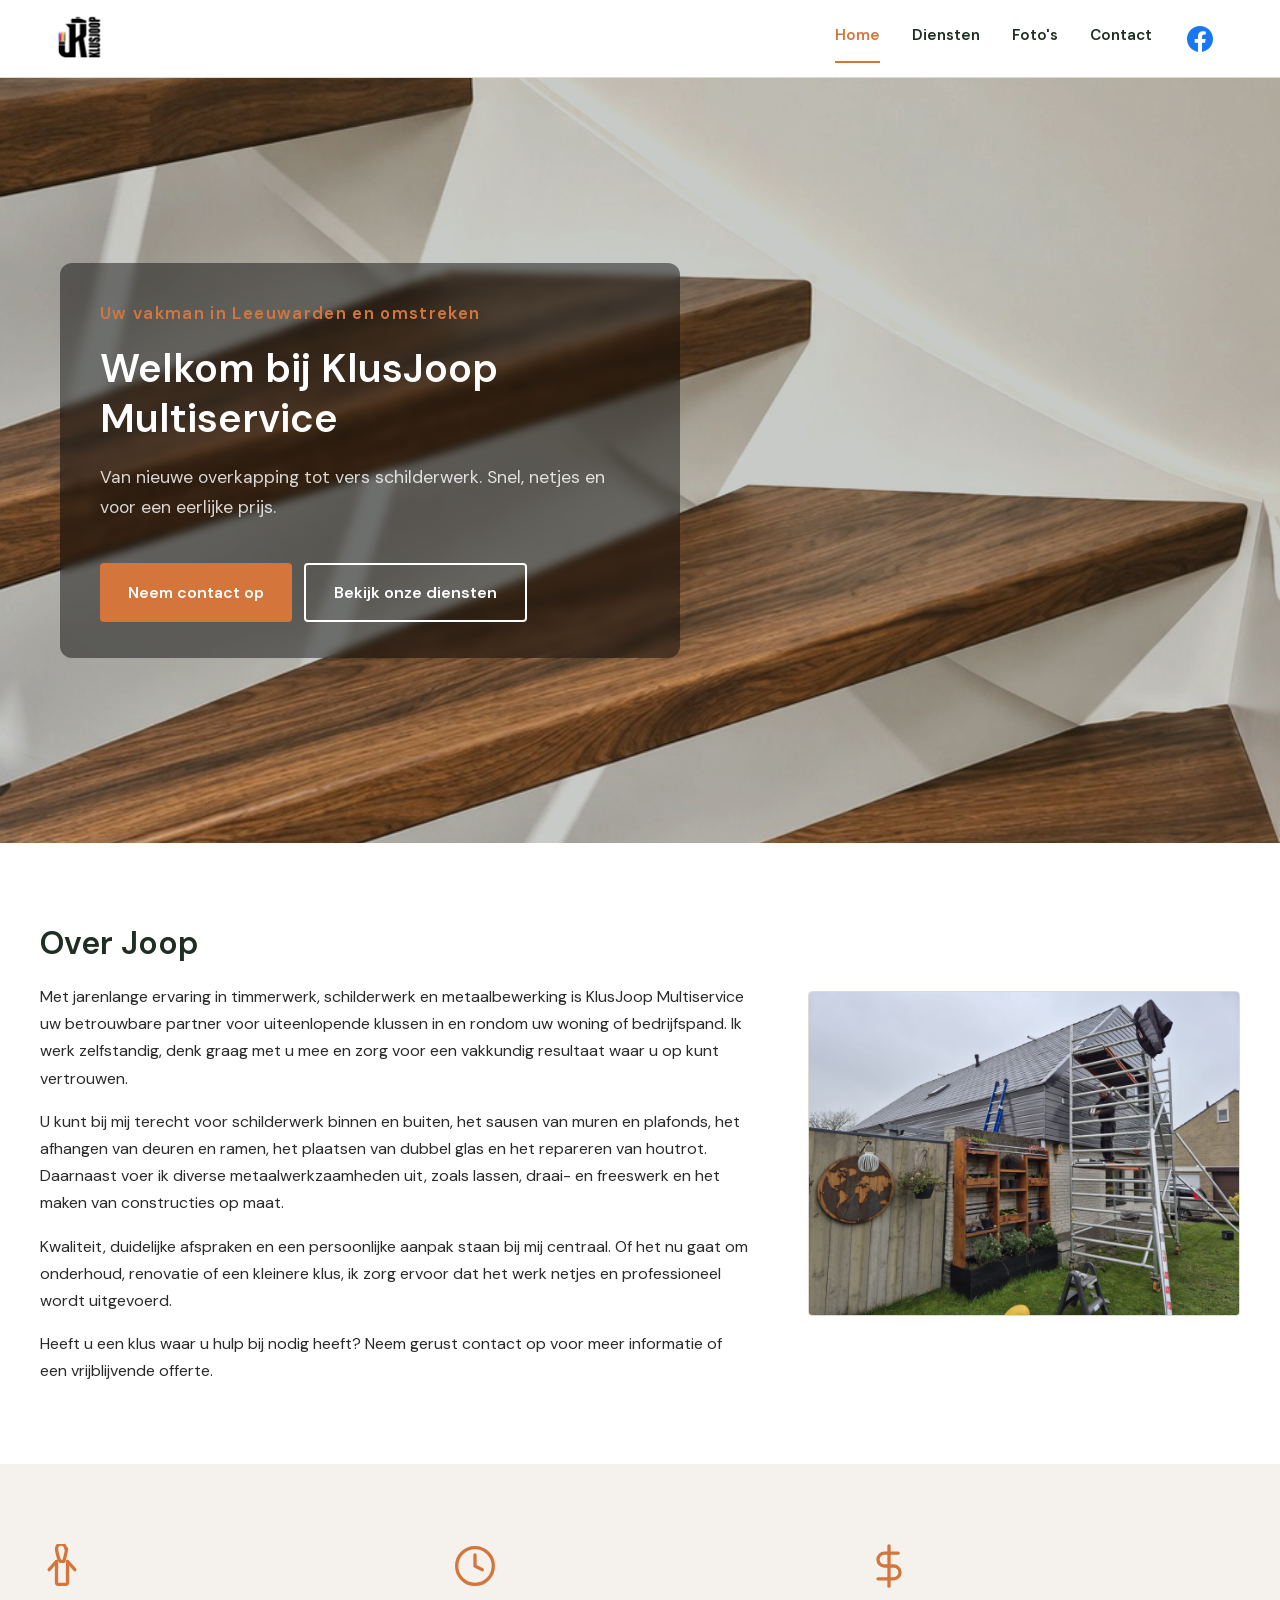
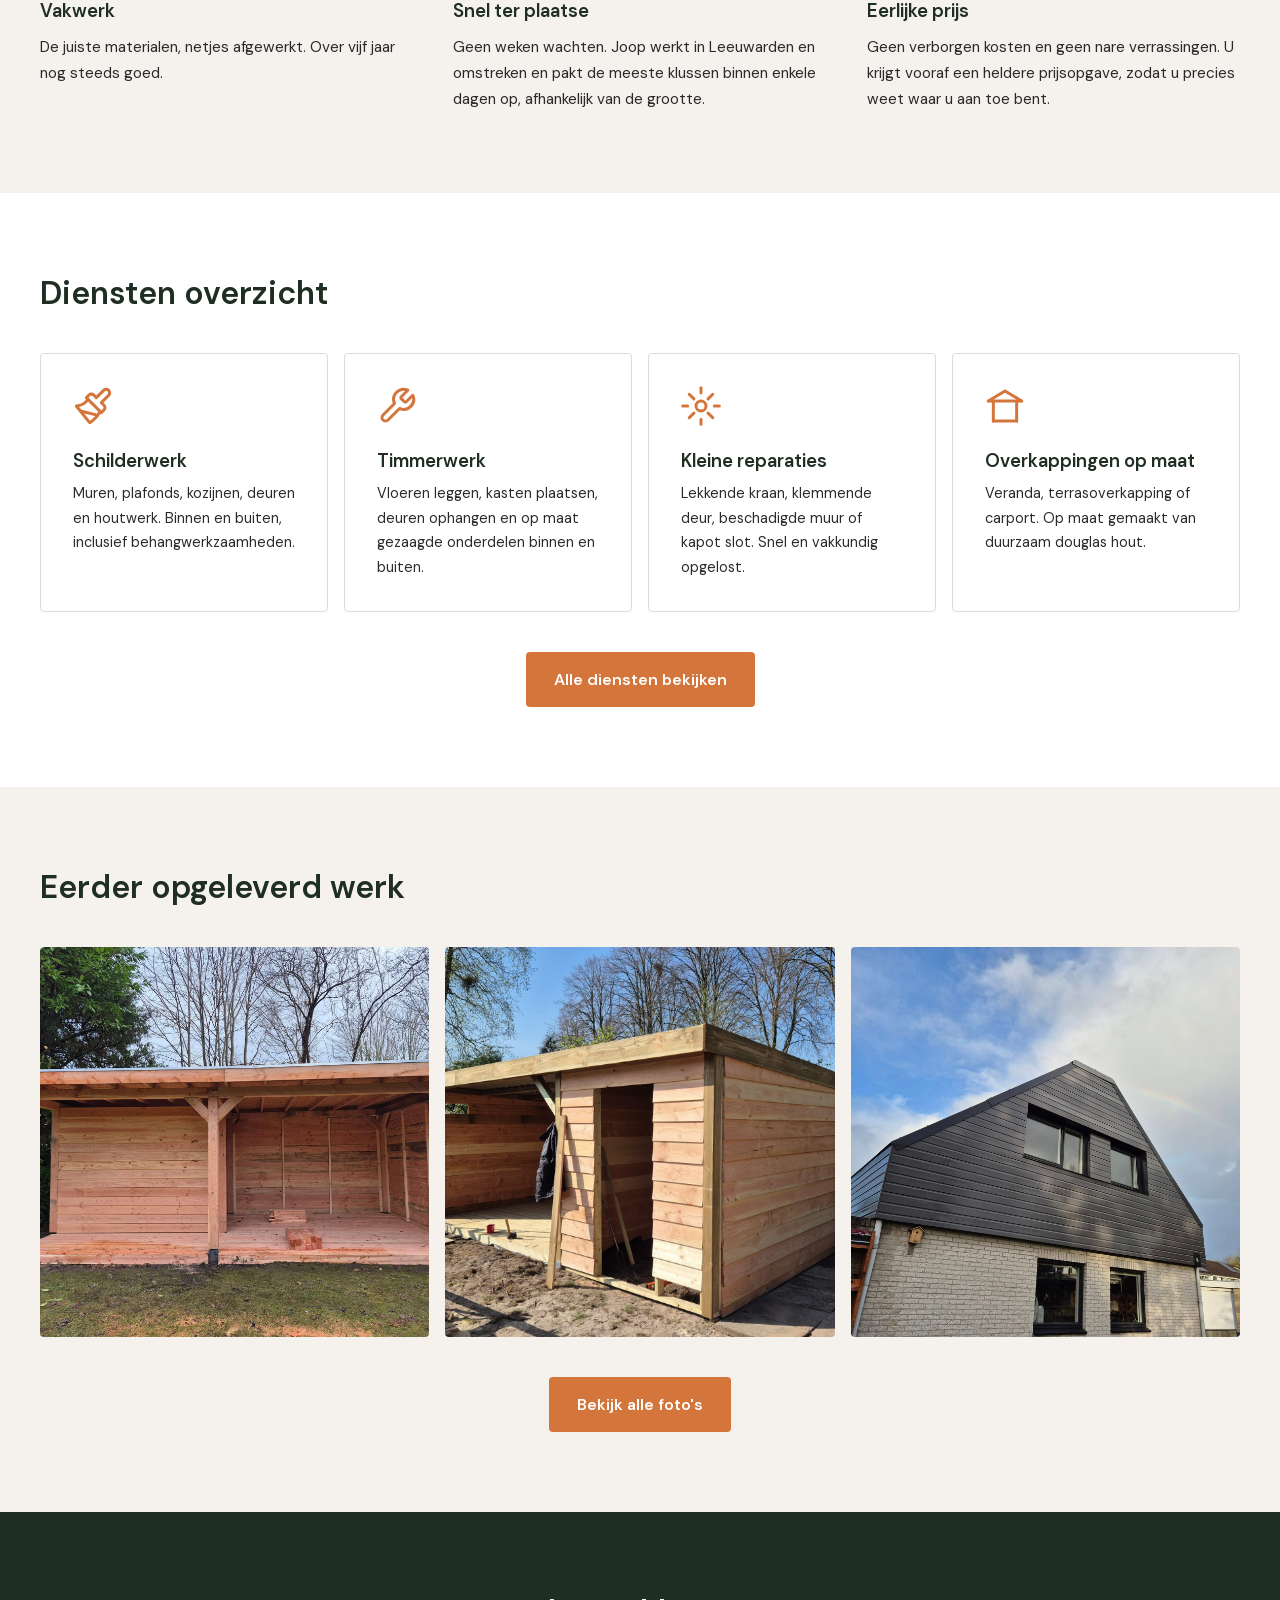
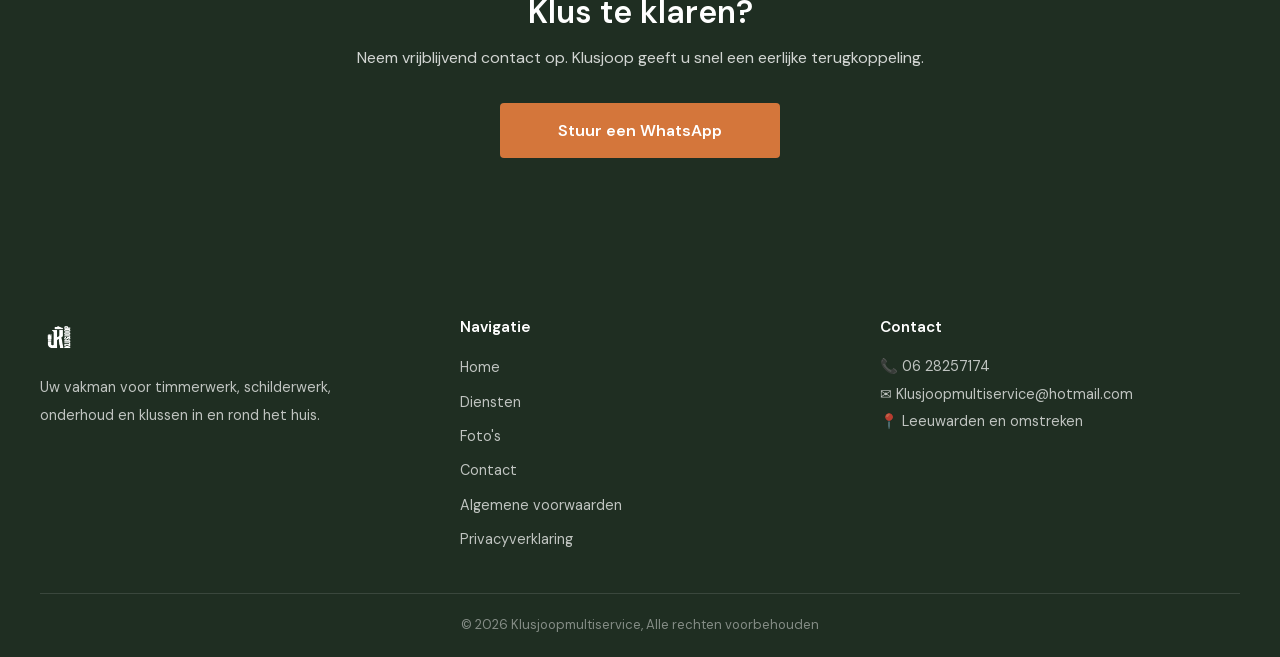
<file: index.html>
<!DOCTYPE html>
<html lang="nl">
<head>
  <meta charset="UTF-8">
  <meta name="viewport" content="width=device-width, initial-scale=1.0">
  <meta name="description" content="KlusJoop is uw vakman in Leeuwarden voor schilderwerk, timmerwerk en overkappingen. Eerlijke prijs, snel ter plaatse. Bel of WhatsApp direct.">
  <title>KlusJoop — Klusbedrijf in Leeuwarden | Schilderwerk &amp; Timmerwerk</title>
  <meta name="robots" content="index, follow">
  <link rel="canonical" href="https://klusjoop.nl/">
  <meta property="og:type" content="website">
  <meta property="og:title" content="KlusJoop — Klusbedrijf in Leeuwarden">
  <meta property="og:description" content="Uw vakman in Leeuwarden voor schilderwerk, timmerwerk en overkappingen. Eerlijke prijs, snel ter plaatse.">
  <meta property="og:image" content="https://klusjoop.nl/images/logo.png">
  <meta property="og:url" content="https://klusjoop.nl/">
  <link rel="icon" type="image/png" href="images/logo.png">
  <link rel="preload" as="image" href="images/hero-bg.jpg">
  <link rel="stylesheet" href="style.css">
  <script type="application/ld+json">
  {
    "@context": "https://schema.org",
    "@type": "HomeAndConstructionBusiness",
    "name": "KlusJoop Multiservice",
    "url": "https://klusjoop.nl",
    "telephone": "+31628257174",
    "email": "Klusjoopmultiservice@hotmail.com",
    "openingHours": "Mo-Fr 08:00-17:00",
    "address": {
      "@type": "PostalAddress",
      "addressLocality": "Leeuwarden",
      "addressCountry": "NL"
    },
    "areaServed": "Leeuwarden",
    "description": "KlusJoop Multiservice is uw vakman in Leeuwarden voor schilderwerk, timmerwerk en overkappingen.",
    "priceRange": "€€",
    "sameAs": ["https://www.facebook.com/p/Klus-Joop-61556157629900/"]
  }
  </script>
</head>
<body>

  <!-- BLOK 1 — NAVIGATIE -->
  <nav class="nav">
    <div class="nav-inner">
      <a href="index.html" class="nav-logo">
        <img src="images/logo.png" alt="KlusJoop logo — klusbedrijf in Leeuwarden" width="300" height="300">
      </a>
      <div class="nav-rechts">
        <ul class="nav-links">
          <li><a href="index.html" class="actief">Home</a></li>
          <li><a href="diensten.html">Diensten</a></li>
          <li><a href="projecten.html">Foto's</a></li>
          <li><a href="contact.html">Contact</a></li>
        </ul>
        <button class="hamburger" aria-label="Menu openen" aria-expanded="false" aria-controls="mobiel-menu">&#9776;</button>
        <a href="https://www.facebook.com/p/Klus-Joop-61556157629900/" class="nav-fb" target="_blank" rel="noopener noreferrer" aria-label="Klusjoop op Facebook">
          <svg xmlns="http://www.w3.org/2000/svg" viewBox="0 0 24 24" fill="currentColor" aria-hidden="true">
            <path d="M24 12.073c0-6.627-5.373-12-12-12s-12 5.373-12 12c0 5.99 4.388 10.954 10.125 11.854v-8.385H7.078v-3.47h3.047V9.43c0-3.007 1.792-4.669 4.533-4.669 1.312 0 2.686.235 2.686.235v2.953H15.83c-1.491 0-1.956.925-1.956 1.874v2.25h3.328l-.532 3.47h-2.796v8.385C19.612 23.027 24 18.062 24 12.073z"/>
          </svg>
        </a>
      </div>
    </div>
  </nav>

  <!-- Mobiel menu -->
  <div class="mobiel-menu" id="mobiel-menu" role="dialog" aria-modal="true" aria-label="Navigatiemenu">
    <button class="mobiel-sluiten" aria-label="Menu sluiten">&#10005;</button>
    <ul>
      <li><a href="index.html" class="actief">Home</a></li>
      <li><a href="diensten.html">Diensten</a></li>
      <li><a href="projecten.html">Foto's</a></li>
      <li><a href="contact.html">Contact</a></li>
      <li><a href="algemene-voorwaarden.html">Algemene voorwaarden</a></li>
    </ul>
  </div>

  <!-- BLOK 2 — HERO -->
  <section class="hero">
    <div class="hero-bg" id="hero-bg" style="background-image: url('images/hero-bg.jpg');"></div>
    <div class="hero-content">
      <div class="hero-tekst">
        <span class="hero-label">Uw vakman in Leeuwarden en omstreken</span>
        <h1>Welkom bij KlusJoop Multiservice</h1>
        <p class="hero-subtitel">Van nieuwe overkapping tot vers schilderwerk. Snel, netjes en voor een eerlijke prijs.</p>
        <div class="hero-knoppen">
          <a href="contact.html" class="btn btn-primair">Neem contact op</a>
          <a href="diensten.html" class="btn btn-secundair">Bekijk onze diensten</a>
        </div>
      </div>
    </div>
  </section>

  <!-- BLOK 3 — INTRODUCTIE -->
  <section class="intro">
    <div class="intro-inner">
      <div class="intro-tekst">
        <h2>Over Joop</h2>
        <p>Met jarenlange ervaring in timmerwerk, schilderwerk en metaalbewerking is KlusJoop Multiservice uw betrouwbare partner voor uiteenlopende klussen in en rondom uw woning of bedrijfspand. Ik werk zelfstandig, denk graag met u mee en zorg voor een vakkundig resultaat waar u op kunt vertrouwen.</p>
        <p>U kunt bij mij terecht voor schilderwerk binnen en buiten, het sausen van muren en plafonds, het afhangen van deuren en ramen, het plaatsen van dubbel glas en het repareren van houtrot. Daarnaast voer ik diverse metaalwerkzaamheden uit, zoals lassen, draai- en freeswerk en het maken van constructies op maat.</p>
        <p>Kwaliteit, duidelijke afspraken en een persoonlijke aanpak staan bij mij centraal. Of het nu gaat om onderhoud, renovatie of een kleinere klus, ik zorg ervoor dat het werk netjes en professioneel wordt uitgevoerd.</p>
        <p>Heeft u een klus waar u hulp bij nodig heeft? Neem gerust contact op voor meer informatie of een vrijblijvende offerte.</p>
      </div>
      <div class="intro-afbeelding">
        <img src="images/481671501_122220044114205254_1583790616550850296_n.jpg" alt="KlusJoop vakman aan het werk in Leeuwarden" loading="lazy" width="2000" height="1500">
      </div>
    </div>
  </section>

  <!-- BLOK 4 — USP-BALK -->
  <section class="usp">
    <div class="usp-inner">

      <div class="usp-blok">
        <svg xmlns="http://www.w3.org/2000/svg" viewBox="0 0 24 24" fill="none" stroke="currentColor" stroke-width="1.8" stroke-linecap="round" stroke-linejoin="round" aria-hidden="true">
          <path d="M14.5 2.5c0 1.5-1.5 7-1.5 7h-2C10.5 9.5 9 4 9 2.5a2.5 2.5 0 0 1 5 0z"/>
          <path d="M9 9.5V21a1 1 0 0 0 1 1h4a1 1 0 0 0 1-1V9.5"/>
          <path d="M5 14l4 -4.5"/>
          <path d="M19 14l-4-4.5"/>
        </svg>
        <h3>Vakwerk</h3>
        <p>De juiste materialen, netjes afgewerkt. Over vijf jaar nog steeds goed.</p>
      </div>

      <div class="usp-blok">
        <svg xmlns="http://www.w3.org/2000/svg" viewBox="0 0 24 24" fill="none" stroke="currentColor" stroke-width="1.8" stroke-linecap="round" stroke-linejoin="round" aria-hidden="true">
          <circle cx="12" cy="12" r="10"/>
          <polyline points="12 6 12 12 16 14"/>
        </svg>
        <h3>Snel ter plaatse</h3>
        <p>Geen weken wachten. Joop werkt in Leeuwarden en omstreken en pakt de meeste klussen binnen enkele dagen op, afhankelijk van de grootte.</p>
      </div>

      <div class="usp-blok">
        <svg xmlns="http://www.w3.org/2000/svg" viewBox="0 0 24 24" fill="none" stroke="currentColor" stroke-width="1.8" stroke-linecap="round" stroke-linejoin="round" aria-hidden="true">
          <line x1="12" y1="1" x2="12" y2="23"/>
          <path d="M17 5H9.5a3.5 3.5 0 0 0 0 7h5a3.5 3.5 0 0 1 0 7H6"/>
        </svg>
        <h3>Eerlijke prijs</h3>
        <p>Geen verborgen kosten en geen nare verrassingen. U krijgt vooraf een heldere prijsopgave, zodat u precies weet waar u aan toe bent.</p>
      </div>

    </div>
  </section>

  <!-- BLOK 5 — DIENSTEN PREVIEW -->
  <section class="diensten-preview">
    <div class="diensten-preview-inner">
      <h2>Diensten overzicht</h2>
      <div class="diensten-grid">

        <div class="dienst-kaart">
          <svg xmlns="http://www.w3.org/2000/svg" viewBox="0 0 24 24" fill="none" stroke="currentColor" stroke-width="1.8" stroke-linecap="round" stroke-linejoin="round" aria-hidden="true">
            <path d="M18.37 2.63 14 7l-1.59-1.59a2 2 0 0 0-2.82 0L8 7l9 9 1.59-1.59a2 2 0 0 0 0-2.82L17 10l4.37-4.37a2.12 2.12 0 0 0-3-3z"/>
            <path d="M9 8c-2 3-4 3.5-7 4l8 10c2-1 6-5 6-7"/>
            <path d="M14.5 17.5 4.5 15"/>
          </svg>
          <h3>Schilderwerk</h3>
          <p>Muren, plafonds, kozijnen, deuren en houtwerk. Binnen en buiten, inclusief behangwerkzaamheden.</p>
        </div>

        <div class="dienst-kaart">
          <svg xmlns="http://www.w3.org/2000/svg" viewBox="0 0 24 24" fill="none" stroke="currentColor" stroke-width="1.8" stroke-linecap="round" stroke-linejoin="round" aria-hidden="true">
            <path d="M14.7 6.3a1 1 0 0 0 0 1.4l1.6 1.6a1 1 0 0 0 1.4 0l3.77-3.77a6 6 0 0 1-7.94 7.94l-6.91 6.91a2.12 2.12 0 0 1-3-3l6.91-6.91a6 6 0 0 1 7.94-7.94l-3.76 3.76z"/>
          </svg>
          <h3>Timmerwerk</h3>
          <p>Vloeren leggen, kasten plaatsen, deuren ophangen en op maat gezaagde onderdelen binnen en buiten.</p>
        </div>

        <div class="dienst-kaart">
          <svg xmlns="http://www.w3.org/2000/svg" viewBox="0 0 24 24" fill="none" stroke="currentColor" stroke-width="1.8" stroke-linecap="round" stroke-linejoin="round" aria-hidden="true">
            <circle cx="12" cy="12" r="3"/>
            <path d="M19.07 4.93 16.24 7.76M4.93 4.93l2.83 2.83m8.49 8.49 2.83 2.83M4.93 19.07l2.83-2.83"/>
            <path d="M12 1v3m0 16v3M1 12h3m16 0h3"/>
          </svg>
          <h3>Kleine reparaties</h3>
          <p>Lekkende kraan, klemmende deur, beschadigde muur of kapot slot. Snel en vakkundig opgelost.</p>
        </div>

        <div class="dienst-kaart">
          <svg xmlns="http://www.w3.org/2000/svg" viewBox="0 0 24 24" fill="none" stroke="currentColor" stroke-width="1.8" stroke-linecap="round" stroke-linejoin="round" aria-hidden="true">
            <path d="M2 9l10-6 10 6"/>
            <line x1="2" y1="9" x2="22" y2="9"/>
            <line x1="5" y1="9" x2="5" y2="21"/>
            <line x1="19" y1="9" x2="19" y2="21"/>
            <line x1="5" y1="21" x2="19" y2="21"/>
          </svg>
          <h3>Overkappingen op maat</h3>
          <p>Veranda, terrasoverkapping of carport. Op maat gemaakt van duurzaam douglas hout.</p>
        </div>

      </div>
      <div class="diensten-preview-cta">
        <a href="diensten.html" class="btn btn-primair" style="width:auto;display:inline-flex;">Alle diensten bekijken</a>
      </div>
    </div>
  </section>

  <!-- BLOK 6 — PROJECTEN PREVIEW -->
  <section class="projecten-preview">
    <div class="projecten-preview-inner">
      <h2>Eerder opgeleverd werk</h2>
      <div class="projecten-grid">
        <div class="project-foto">
          <img src="images/overkappingen/482089319_122221683668205254_6681613224179390470_n.jpg" alt="Overkapping uitgevoerd door KlusJoop in Leeuwarden" loading="lazy" width="2048" height="1536">
        </div>
        <div class="project-foto">
          <img src="images/overkappingen/490574502_122233581524205254_4826941163059141620_n.jpg" alt="Overkapping buitenconstructie uitgevoerd door KlusJoop in Leeuwarden" loading="lazy" width="2048" height="1152">
        </div>
        <div class="project-foto">
          <img src="images/schilderwerk/481178226_122220044108205254_342559378968915354_n.jpg" alt="Schilderwerkzaamheden uitgevoerd door KlusJoop in Leeuwarden" loading="lazy" width="2048" height="1536">
        </div>
      </div>
      <div class="projecten-preview-cta">
        <a href="projecten.html" class="btn btn-primair" style="width:auto;display:inline-flex;">Bekijk alle foto's</a>
      </div>
    </div>
  </section>

  <!-- BLOK 7 — CTA-BALK -->
  <section class="cta-balk">
    <h2>Klus te klaren?</h2>
    <p>Neem vrijblijvend contact op. Klusjoop geeft u snel een eerlijke terugkoppeling.</p>
    <a href="https://wa.me/31628257174" class="btn btn-primair" target="_blank" rel="noopener noreferrer" style="max-width:280px;margin:0 auto;">Stuur een WhatsApp</a>
  </section>

  <!-- BLOK 8 — FOOTER -->
  <footer class="footer">
    <div class="footer-inner">
      <div class="footer-kolom">
        <div class="footer-logo">
          <img src="images/logo.png" alt="KlusJoop logo — klusbedrijf in Leeuwarden" width="300" height="300">
        </div>
        <p>Uw vakman voor timmerwerk, schilderwerk, onderhoud en klussen in en rond het huis.</p>
      </div>
      <div class="footer-kolom">
        <h4>Navigatie</h4>
        <ul>
          <li><a href="index.html">Home</a></li>
          <li><a href="diensten.html">Diensten</a></li>
          <li><a href="projecten.html">Foto's</a></li>
          <li><a href="contact.html">Contact</a></li>
          <li><a href="algemene-voorwaarden.html">Algemene voorwaarden</a></li>
          <li><a href="privacyverklaring.html">Privacyverklaring</a></li>
        </ul>
      </div>
      <div class="footer-kolom">
        <h4>Contact</h4>
        <p>&#128222; 06 28257174</p>
        <p>&#9993; Klusjoopmultiservice@hotmail.com</p>
        <p>&#128205; Leeuwarden en omstreken</p>
      </div>
    </div>
    <div class="footer-bottom">
      &copy; <span id="jaar"></span> Klusjoopmultiservice, Alle rechten voorbehouden
    </div>
  </footer>

  <script src="script.js"></script>
<script>document.getElementById("jaar").textContent = new Date().getFullYear();</script>
</body>
</html>
</file>
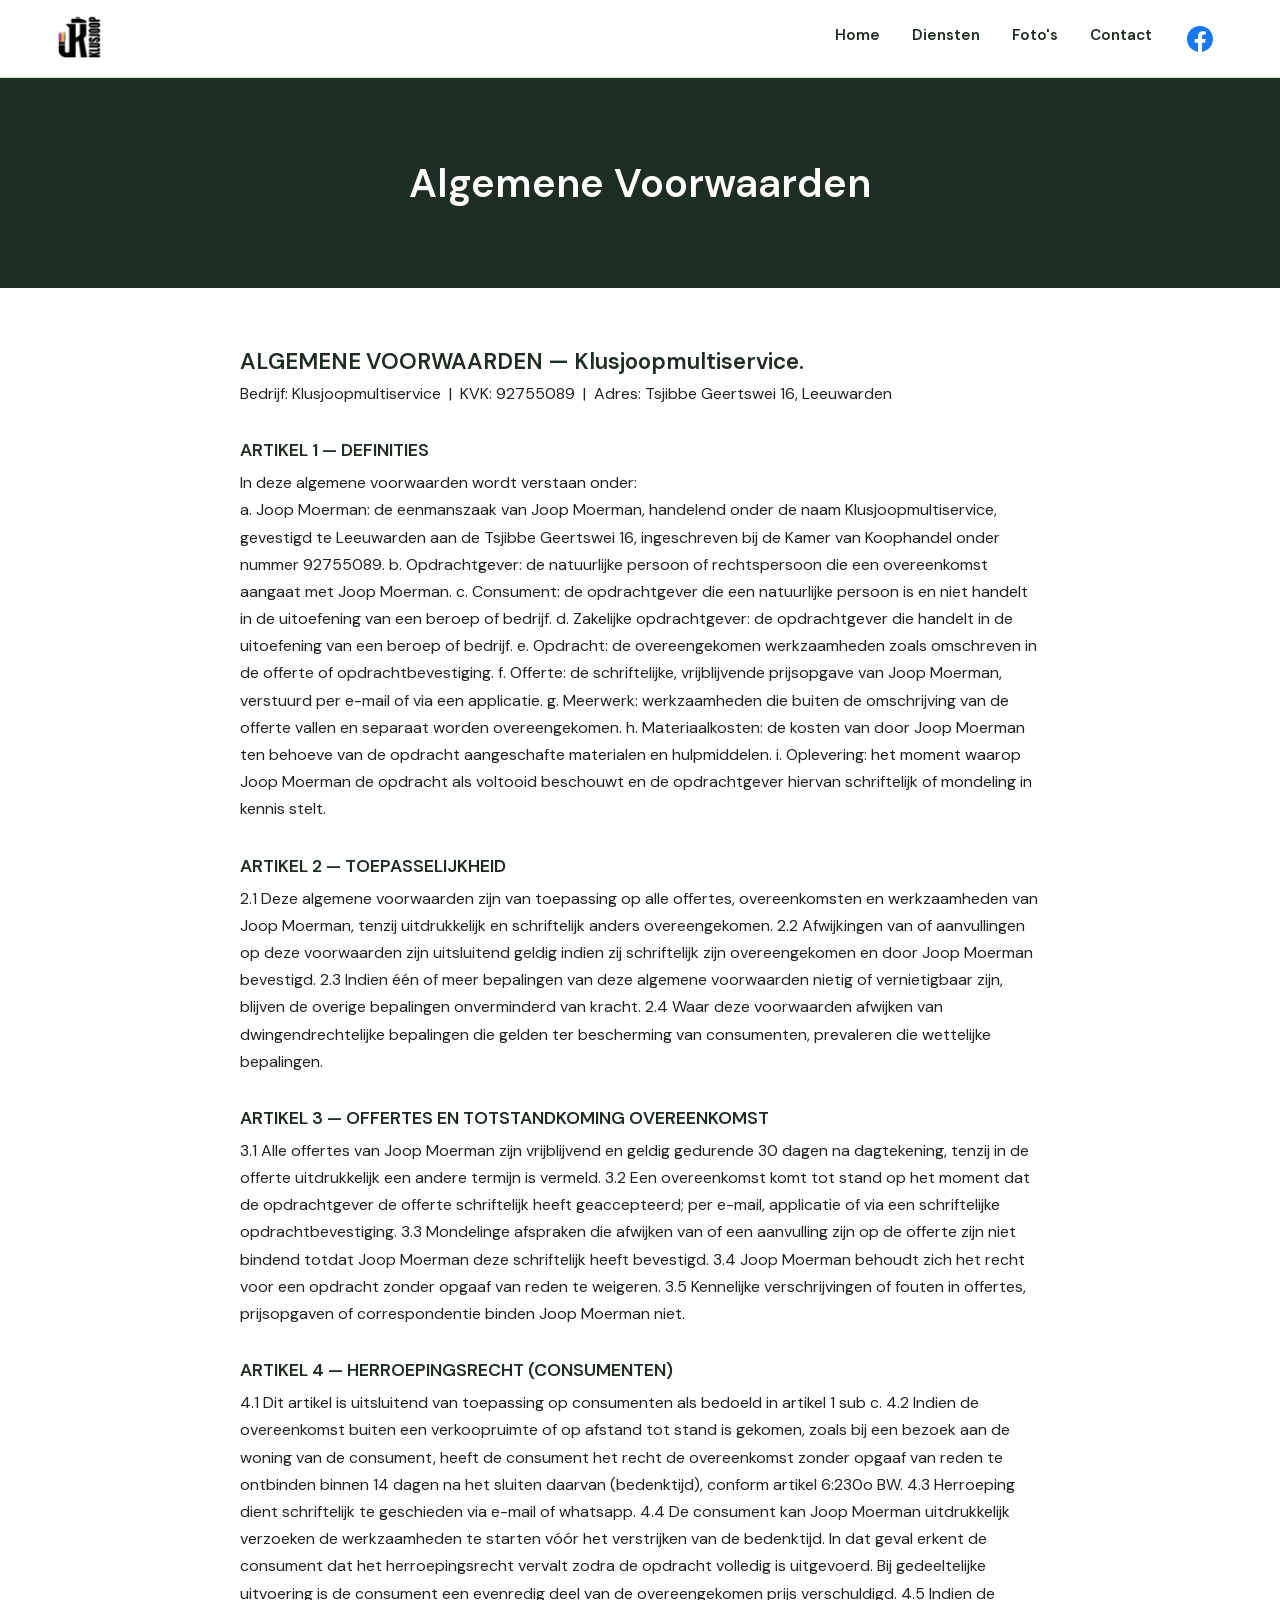
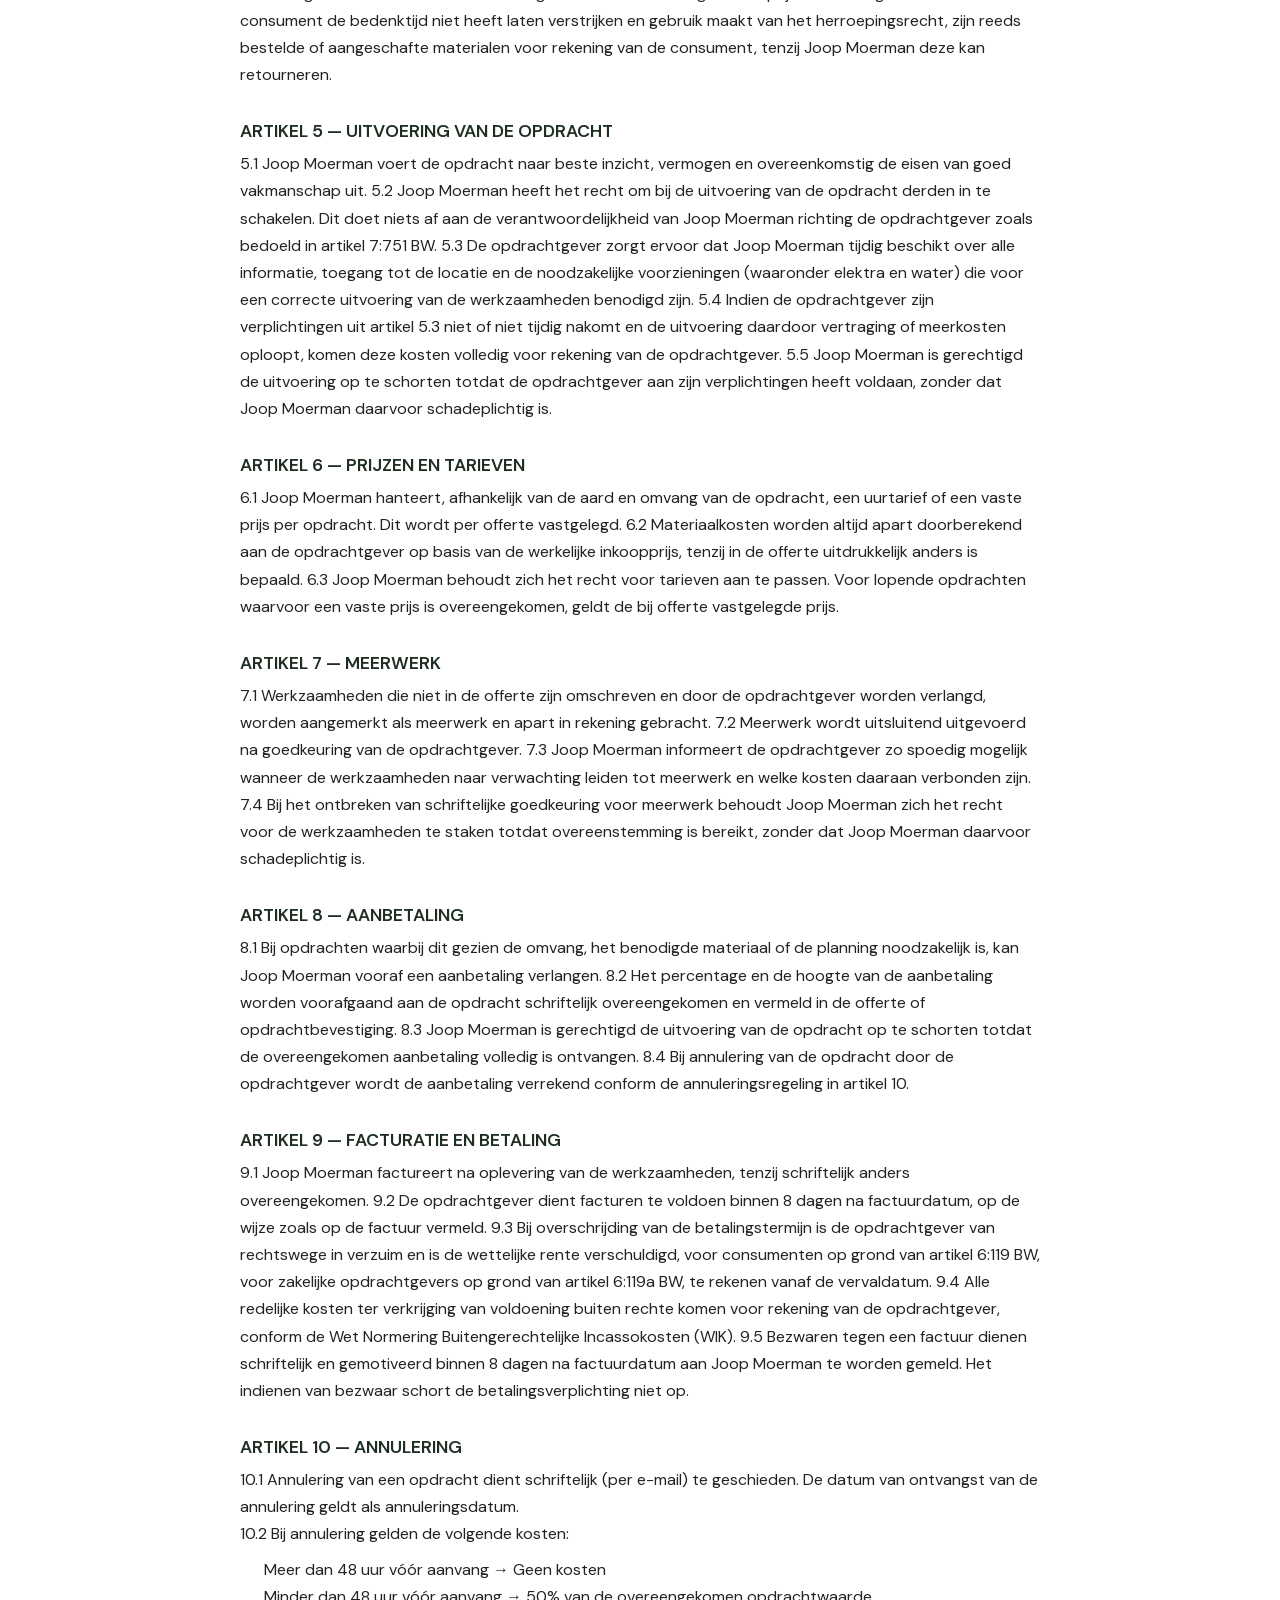
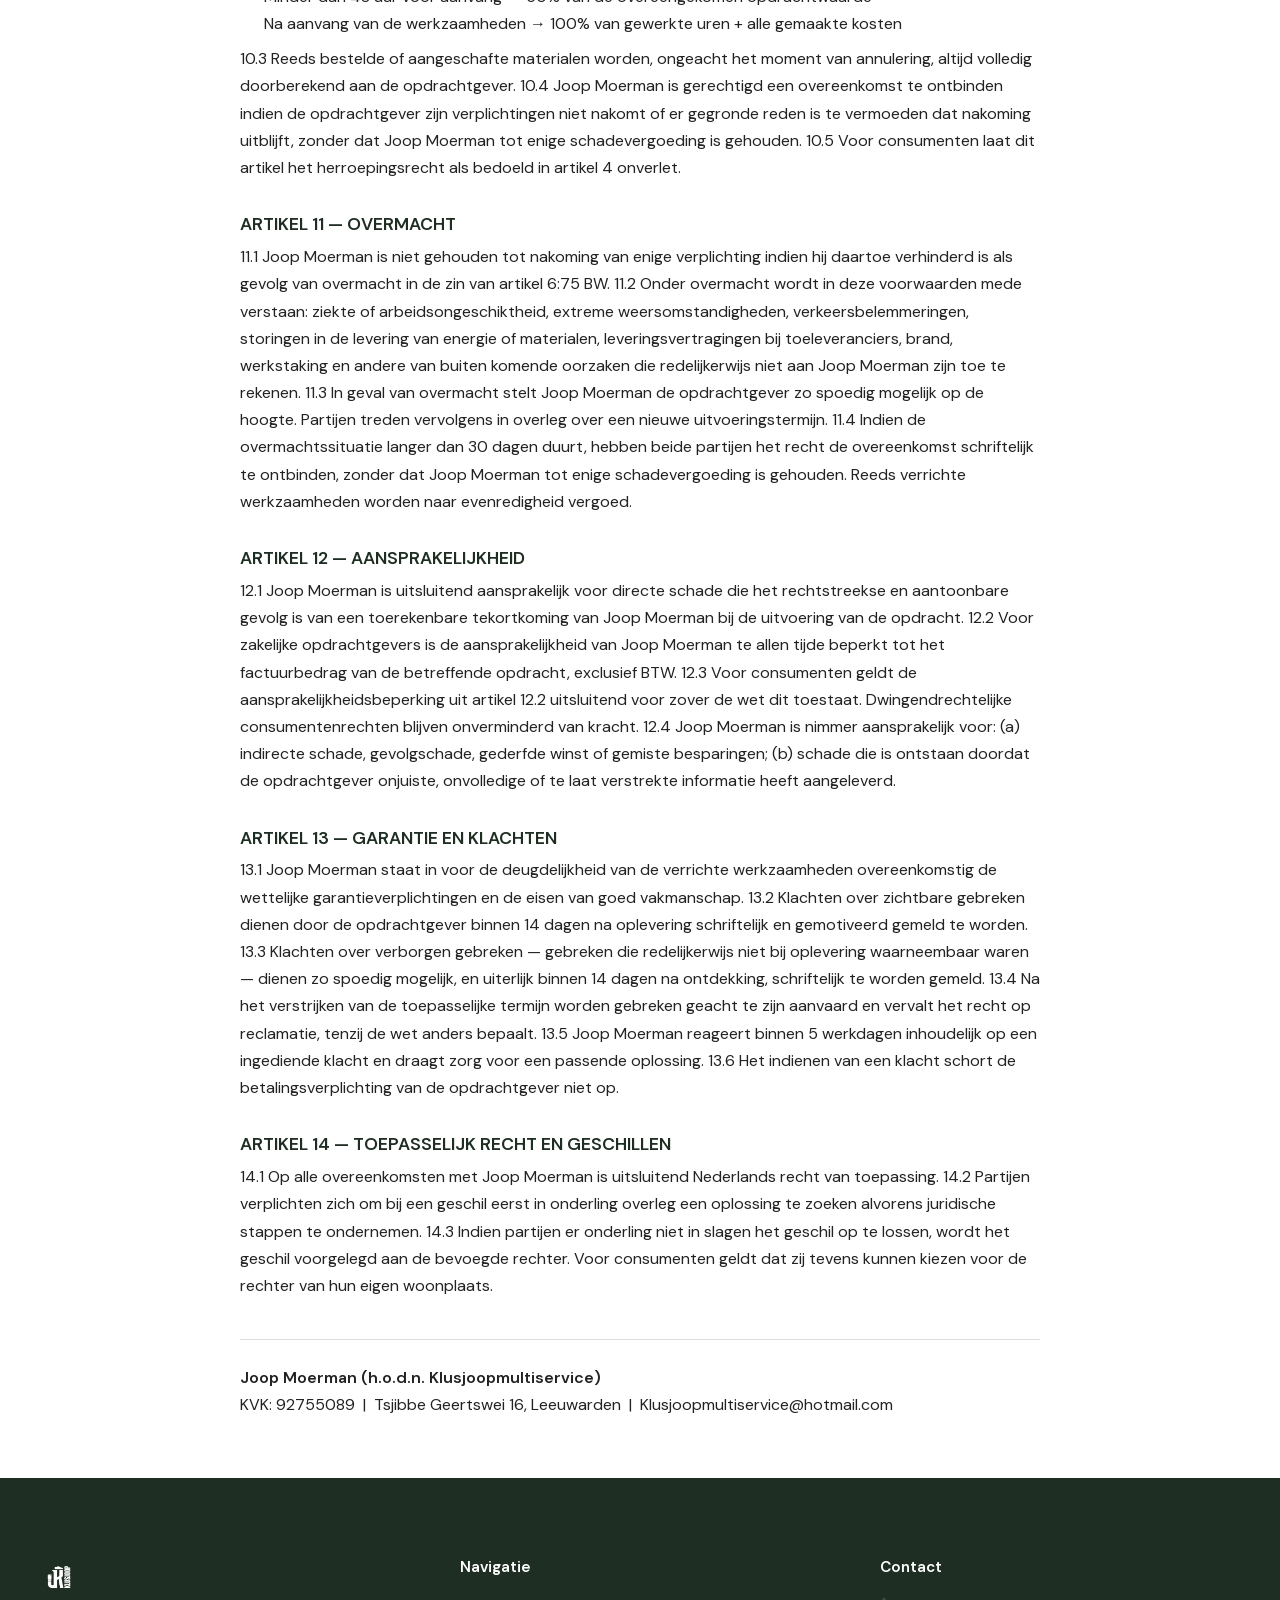
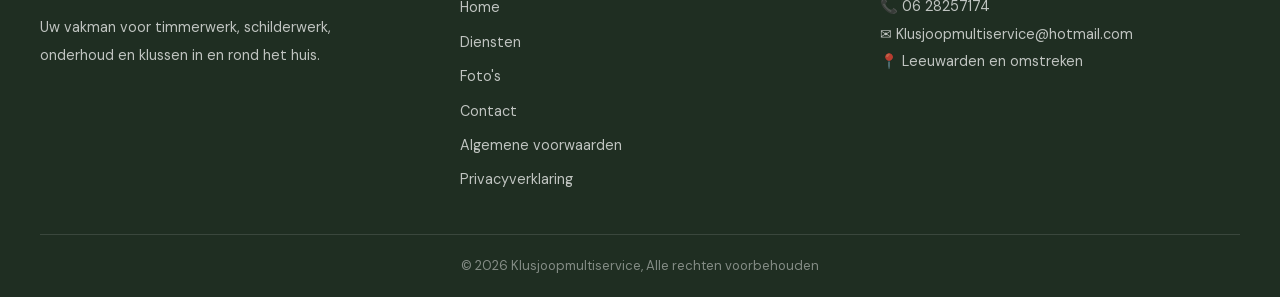
<file: algemene-voorwaarden.html>
<!DOCTYPE html>
<html lang="nl">
<head>
  <meta charset="UTF-8">
  <meta name="viewport" content="width=device-width, initial-scale=1.0">
  <meta name="description" content="Algemene voorwaarden van Klusjoop.">
  <title>Algemene Voorwaarden — Klusjoop</title>
  <meta name="robots" content="noindex, follow">
  <link rel="canonical" href="https://klusjoop.nl/algemene-voorwaarden.html">
  <meta property="og:type" content="website">
  <meta property="og:title" content="Algemene Voorwaarden — Klusjoop">
  <meta property="og:description" content="Algemene voorwaarden van KlusJoop Multiservice (Joop Moerman), Leeuwarden.">
  <meta property="og:image" content="https://klusjoop.nl/images/logo.png">
  <link rel="icon" type="image/png" href="images/logo.png">
  <link rel="stylesheet" href="style.css">
</head>
<body>

  <!-- NAVIGATIE -->
  <nav class="nav">
    <div class="nav-inner">
      <a href="index.html" class="nav-logo">
        <img src="images/logo.png" alt="Klusjoop logo" width="300" height="300">
      </a>
      <div class="nav-rechts">
        <ul class="nav-links">
          <li><a href="index.html">Home</a></li>
          <li><a href="diensten.html">Diensten</a></li>
          <li><a href="projecten.html">Foto's</a></li>
          <li><a href="contact.html">Contact</a></li>
        </ul>
        <button class="hamburger" aria-label="Menu openen" aria-expanded="false" aria-controls="mobiel-menu">&#9776;</button>
        <a href="https://www.facebook.com/p/Klus-Joop-61556157629900/" class="nav-fb" target="_blank" rel="noopener noreferrer" aria-label="Klusjoop op Facebook">
          <svg xmlns="http://www.w3.org/2000/svg" viewBox="0 0 24 24" fill="currentColor" aria-hidden="true">
            <path d="M24 12.073c0-6.627-5.373-12-12-12s-12 5.373-12 12c0 5.99 4.388 10.954 10.125 11.854v-8.385H7.078v-3.47h3.047V9.43c0-3.007 1.792-4.669 4.533-4.669 1.312 0 2.686.235 2.686.235v2.953H15.83c-1.491 0-1.956.925-1.956 1.874v2.25h3.328l-.532 3.47h-2.796v8.385C19.612 23.027 24 18.062 24 12.073z"/>
          </svg>
        </a>
      </div>
    </div>
  </nav>

  <!-- Mobiel menu -->
  <div class="mobiel-menu" id="mobiel-menu" role="dialog" aria-modal="true" aria-label="Navigatiemenu">
    <button class="mobiel-sluiten" aria-label="Menu sluiten">&#10005;</button>
    <ul>
      <li><a href="index.html">Home</a></li>
      <li><a href="diensten.html">Diensten</a></li>
      <li><a href="projecten.html">Foto's</a></li>
      <li><a href="contact.html">Contact</a></li>
      <li><a href="algemene-voorwaarden.html" class="actief">Algemene voorwaarden</a></li>
    </ul>
  </div>

  <!-- PAGINA-HEADER -->
  <header class="pagina-header">
    <h1>Algemene Voorwaarden</h1>
  </header>

  <!-- INHOUD -->
  <section style="padding: 60px 20px; background: #fff;">
    <div style="max-width: 800px; margin: 0 auto; font-family: 'DM Sans', sans-serif; color: #222; line-height: 1.7;">

      <h2 style="font-size: 1.4rem; font-weight: 600; margin-bottom: 0.25rem;">ALGEMENE VOORWAARDEN — Klusjoopmultiservice.</h2>
      <p style="margin-bottom: 2rem;">Bedrijf: Klusjoopmultiservice &nbsp;|&nbsp; KVK: 92755089 &nbsp;|&nbsp; Adres: Tsjibbe Geertswei 16, Leeuwarden</p>

      <h2 style="font-size: 1.1rem; font-weight: 600; margin-top: 2rem; margin-bottom: 0.5rem;">ARTIKEL 1 — DEFINITIES</h2>
      <p>In deze algemene voorwaarden wordt verstaan onder:</p>
      <p>a. Joop Moerman: de eenmanszaak van Joop Moerman, handelend onder de naam Klusjoopmultiservice, gevestigd te Leeuwarden aan de Tsjibbe Geertswei 16, ingeschreven bij de Kamer van Koophandel onder nummer 92755089. b. Opdrachtgever: de natuurlijke persoon of rechtspersoon die een overeenkomst aangaat met Joop Moerman. c. Consument: de opdrachtgever die een natuurlijke persoon is en niet handelt in de uitoefening van een beroep of bedrijf. d. Zakelijke opdrachtgever: de opdrachtgever die handelt in de uitoefening van een beroep of bedrijf. e. Opdracht: de overeengekomen werkzaamheden zoals omschreven in de offerte of opdrachtbevestiging. f. Offerte: de schriftelijke, vrijblijvende prijsopgave van Joop Moerman, verstuurd per e-mail of via een applicatie. g. Meerwerk: werkzaamheden die buiten de omschrijving van de offerte vallen en separaat worden overeengekomen. h. Materiaalkosten: de kosten van door Joop Moerman ten behoeve van de opdracht aangeschafte materialen en hulpmiddelen. i. Oplevering: het moment waarop Joop Moerman de opdracht als voltooid beschouwt en de opdrachtgever hiervan schriftelijk of mondeling in kennis stelt.</p>

      <h2 style="font-size: 1.1rem; font-weight: 600; margin-top: 2rem; margin-bottom: 0.5rem;">ARTIKEL 2 — TOEPASSELIJKHEID</h2>
      <p>2.1 Deze algemene voorwaarden zijn van toepassing op alle offertes, overeenkomsten en werkzaamheden van Joop Moerman, tenzij uitdrukkelijk en schriftelijk anders overeengekomen. 2.2 Afwijkingen van of aanvullingen op deze voorwaarden zijn uitsluitend geldig indien zij schriftelijk zijn overeengekomen en door Joop Moerman bevestigd. 2.3 Indien één of meer bepalingen van deze algemene voorwaarden nietig of vernietigbaar zijn, blijven de overige bepalingen onverminderd van kracht. 2.4 Waar deze voorwaarden afwijken van dwingendrechtelijke bepalingen die gelden ter bescherming van consumenten, prevaleren die wettelijke bepalingen.</p>

      <h2 style="font-size: 1.1rem; font-weight: 600; margin-top: 2rem; margin-bottom: 0.5rem;">ARTIKEL 3 — OFFERTES EN TOTSTANDKOMING OVEREENKOMST</h2>
      <p>3.1 Alle offertes van Joop Moerman zijn vrijblijvend en geldig gedurende 30 dagen na dagtekening, tenzij in de offerte uitdrukkelijk een andere termijn is vermeld. 3.2 Een overeenkomst komt tot stand op het moment dat de opdrachtgever de offerte schriftelijk heeft geaccepteerd; per e-mail, applicatie of via een schriftelijke opdrachtbevestiging. 3.3 Mondelinge afspraken die afwijken van of een aanvulling zijn op de offerte zijn niet bindend totdat Joop Moerman deze schriftelijk heeft bevestigd. 3.4 Joop Moerman behoudt zich het recht voor een opdracht zonder opgaaf van reden te weigeren. 3.5 Kennelijke verschrijvingen of fouten in offertes, prijsopgaven of correspondentie binden Joop Moerman niet.</p>

      <h2 style="font-size: 1.1rem; font-weight: 600; margin-top: 2rem; margin-bottom: 0.5rem;">ARTIKEL 4 — HERROEPINGSRECHT (CONSUMENTEN)</h2>
      <p>4.1 Dit artikel is uitsluitend van toepassing op consumenten als bedoeld in artikel 1 sub c. 4.2 Indien de overeenkomst buiten een verkoopruimte of op afstand tot stand is gekomen, zoals bij een bezoek aan de woning van de consument, heeft de consument het recht de overeenkomst zonder opgaaf van reden te ontbinden binnen 14 dagen na het sluiten daarvan (bedenktijd), conform artikel 6:230o BW. 4.3 Herroeping dient schriftelijk te geschieden via e-mail of whatsapp. 4.4 De consument kan Joop Moerman uitdrukkelijk verzoeken de werkzaamheden te starten vóór het verstrijken van de bedenktijd. In dat geval erkent de consument dat het herroepingsrecht vervalt zodra de opdracht volledig is uitgevoerd. Bij gedeeltelijke uitvoering is de consument een evenredig deel van de overeengekomen prijs verschuldigd. 4.5 Indien de consument de bedenktijd niet heeft laten verstrijken en gebruik maakt van het herroepingsrecht, zijn reeds bestelde of aangeschafte materialen voor rekening van de consument, tenzij Joop Moerman deze kan retourneren.</p>

      <h2 style="font-size: 1.1rem; font-weight: 600; margin-top: 2rem; margin-bottom: 0.5rem;">ARTIKEL 5 — UITVOERING VAN DE OPDRACHT</h2>
      <p>5.1 Joop Moerman voert de opdracht naar beste inzicht, vermogen en overeenkomstig de eisen van goed vakmanschap uit. 5.2 Joop Moerman heeft het recht om bij de uitvoering van de opdracht derden in te schakelen. Dit doet niets af aan de verantwoordelijkheid van Joop Moerman richting de opdrachtgever zoals bedoeld in artikel 7:751 BW. 5.3 De opdrachtgever zorgt ervoor dat Joop Moerman tijdig beschikt over alle informatie, toegang tot de locatie en de noodzakelijke voorzieningen (waaronder elektra en water) die voor een correcte uitvoering van de werkzaamheden benodigd zijn. 5.4 Indien de opdrachtgever zijn verplichtingen uit artikel 5.3 niet of niet tijdig nakomt en de uitvoering daardoor vertraging of meerkosten oploopt, komen deze kosten volledig voor rekening van de opdrachtgever. 5.5 Joop Moerman is gerechtigd de uitvoering op te schorten totdat de opdrachtgever aan zijn verplichtingen heeft voldaan, zonder dat Joop Moerman daarvoor schadeplichtig is.</p>

      <h2 style="font-size: 1.1rem; font-weight: 600; margin-top: 2rem; margin-bottom: 0.5rem;">ARTIKEL 6 — PRIJZEN EN TARIEVEN</h2>
      <p>6.1 Joop Moerman hanteert, afhankelijk van de aard en omvang van de opdracht, een uurtarief of een vaste prijs per opdracht. Dit wordt per offerte vastgelegd. 6.2 Materiaalkosten worden altijd apart doorberekend aan de opdrachtgever op basis van de werkelijke inkoopprijs, tenzij in de offerte uitdrukkelijk anders is bepaald. 6.3 Joop Moerman behoudt zich het recht voor tarieven aan te passen. Voor lopende opdrachten waarvoor een vaste prijs is overeengekomen, geldt de bij offerte vastgelegde prijs.</p>

      <h2 style="font-size: 1.1rem; font-weight: 600; margin-top: 2rem; margin-bottom: 0.5rem;">ARTIKEL 7 — MEERWERK</h2>
      <p>7.1 Werkzaamheden die niet in de offerte zijn omschreven en door de opdrachtgever worden verlangd, worden aangemerkt als meerwerk en apart in rekening gebracht. 7.2 Meerwerk wordt uitsluitend uitgevoerd na goedkeuring van de opdrachtgever. 7.3 Joop Moerman informeert de opdrachtgever zo spoedig mogelijk wanneer de werkzaamheden naar verwachting leiden tot meerwerk en welke kosten daaraan verbonden zijn. 7.4 Bij het ontbreken van schriftelijke goedkeuring voor meerwerk behoudt Joop Moerman zich het recht voor de werkzaamheden te staken totdat overeenstemming is bereikt, zonder dat Joop Moerman daarvoor schadeplichtig is.</p>

      <h2 style="font-size: 1.1rem; font-weight: 600; margin-top: 2rem; margin-bottom: 0.5rem;">ARTIKEL 8 — AANBETALING</h2>
      <p>8.1 Bij opdrachten waarbij dit gezien de omvang, het benodigde materiaal of de planning noodzakelijk is, kan Joop Moerman vooraf een aanbetaling verlangen. 8.2 Het percentage en de hoogte van de aanbetaling worden voorafgaand aan de opdracht schriftelijk overeengekomen en vermeld in de offerte of opdrachtbevestiging. 8.3 Joop Moerman is gerechtigd de uitvoering van de opdracht op te schorten totdat de overeengekomen aanbetaling volledig is ontvangen. 8.4 Bij annulering van de opdracht door de opdrachtgever wordt de aanbetaling verrekend conform de annuleringsregeling in artikel 10.</p>

      <h2 style="font-size: 1.1rem; font-weight: 600; margin-top: 2rem; margin-bottom: 0.5rem;">ARTIKEL 9 — FACTURATIE EN BETALING</h2>
      <p>9.1 Joop Moerman factureert na oplevering van de werkzaamheden, tenzij schriftelijk anders overeengekomen. 9.2 De opdrachtgever dient facturen te voldoen binnen 8 dagen na factuurdatum, op de wijze zoals op de factuur vermeld. 9.3 Bij overschrijding van de betalingstermijn is de opdrachtgever van rechtswege in verzuim en is de wettelijke rente verschuldigd, voor consumenten op grond van artikel 6:119 BW, voor zakelijke opdrachtgevers op grond van artikel 6:119a BW, te rekenen vanaf de vervaldatum. 9.4 Alle redelijke kosten ter verkrijging van voldoening buiten rechte komen voor rekening van de opdrachtgever, conform de Wet Normering Buitengerechtelijke Incassokosten (WIK). 9.5 Bezwaren tegen een factuur dienen schriftelijk en gemotiveerd binnen 8 dagen na factuurdatum aan Joop Moerman te worden gemeld. Het indienen van bezwaar schort de betalingsverplichting niet op.</p>

      <h2 style="font-size: 1.1rem; font-weight: 600; margin-top: 2rem; margin-bottom: 0.5rem;">ARTIKEL 10 — ANNULERING</h2>
      <p>10.1 Annulering van een opdracht dient schriftelijk (per e-mail) te geschieden. De datum van ontvangst van de annulering geldt als annuleringsdatum.</p>
      <p>10.2 Bij annulering gelden de volgende kosten:</p>
      <ul style="margin: 0.5rem 0 0.5rem 1.5rem;">
        <li>Meer dan 48 uur vóór aanvang → Geen kosten</li>
        <li>Minder dan 48 uur vóór aanvang → 50% van de overeengekomen opdrachtwaarde</li>
        <li>Na aanvang van de werkzaamheden → 100% van gewerkte uren + alle gemaakte kosten</li>
      </ul>
      <p>10.3 Reeds bestelde of aangeschafte materialen worden, ongeacht het moment van annulering, altijd volledig doorberekend aan de opdrachtgever. 10.4 Joop Moerman is gerechtigd een overeenkomst te ontbinden indien de opdrachtgever zijn verplichtingen niet nakomt of er gegronde reden is te vermoeden dat nakoming uitblijft, zonder dat Joop Moerman tot enige schadevergoeding is gehouden. 10.5 Voor consumenten laat dit artikel het herroepingsrecht als bedoeld in artikel 4 onverlet.</p>

      <h2 style="font-size: 1.1rem; font-weight: 600; margin-top: 2rem; margin-bottom: 0.5rem;">ARTIKEL 11 — OVERMACHT</h2>
      <p>11.1 Joop Moerman is niet gehouden tot nakoming van enige verplichting indien hij daartoe verhinderd is als gevolg van overmacht in de zin van artikel 6:75 BW. 11.2 Onder overmacht wordt in deze voorwaarden mede verstaan: ziekte of arbeidsongeschiktheid, extreme weersomstandigheden, verkeersbelemmeringen, storingen in de levering van energie of materialen, leveringsvertragingen bij toeleveranciers, brand, werkstaking en andere van buiten komende oorzaken die redelijkerwijs niet aan Joop Moerman zijn toe te rekenen. 11.3 In geval van overmacht stelt Joop Moerman de opdrachtgever zo spoedig mogelijk op de hoogte. Partijen treden vervolgens in overleg over een nieuwe uitvoeringstermijn. 11.4 Indien de overmachtssituatie langer dan 30 dagen duurt, hebben beide partijen het recht de overeenkomst schriftelijk te ontbinden, zonder dat Joop Moerman tot enige schadevergoeding is gehouden. Reeds verrichte werkzaamheden worden naar evenredigheid vergoed.</p>

      <h2 style="font-size: 1.1rem; font-weight: 600; margin-top: 2rem; margin-bottom: 0.5rem;">ARTIKEL 12 — AANSPRAKELIJKHEID</h2>
      <p>12.1 Joop Moerman is uitsluitend aansprakelijk voor directe schade die het rechtstreekse en aantoonbare gevolg is van een toerekenbare tekortkoming van Joop Moerman bij de uitvoering van de opdracht. 12.2 Voor zakelijke opdrachtgevers is de aansprakelijkheid van Joop Moerman te allen tijde beperkt tot het factuurbedrag van de betreffende opdracht, exclusief BTW. 12.3 Voor consumenten geldt de aansprakelijkheidsbeperking uit artikel 12.2 uitsluitend voor zover de wet dit toestaat. Dwingendrechtelijke consumentenrechten blijven onverminderd van kracht. 12.4 Joop Moerman is nimmer aansprakelijk voor: (a) indirecte schade, gevolgschade, gederfde winst of gemiste besparingen; (b) schade die is ontstaan doordat de opdrachtgever onjuiste, onvolledige of te laat verstrekte informatie heeft aangeleverd.</p>

      <h2 style="font-size: 1.1rem; font-weight: 600; margin-top: 2rem; margin-bottom: 0.5rem;">ARTIKEL 13 — GARANTIE EN KLACHTEN</h2>
      <p>13.1 Joop Moerman staat in voor de deugdelijkheid van de verrichte werkzaamheden overeenkomstig de wettelijke garantieverplichtingen en de eisen van goed vakmanschap. 13.2 Klachten over zichtbare gebreken dienen door de opdrachtgever binnen 14 dagen na oplevering schriftelijk en gemotiveerd gemeld te worden. 13.3 Klachten over verborgen gebreken — gebreken die redelijkerwijs niet bij oplevering waarneembaar waren — dienen zo spoedig mogelijk, en uiterlijk binnen 14 dagen na ontdekking, schriftelijk te worden gemeld. 13.4 Na het verstrijken van de toepasselijke termijn worden gebreken geacht te zijn aanvaard en vervalt het recht op reclamatie, tenzij de wet anders bepaalt. 13.5 Joop Moerman reageert binnen 5 werkdagen inhoudelijk op een ingediende klacht en draagt zorg voor een passende oplossing. 13.6 Het indienen van een klacht schort de betalingsverplichting van de opdrachtgever niet op.</p>

      <h2 style="font-size: 1.1rem; font-weight: 600; margin-top: 2rem; margin-bottom: 0.5rem;">ARTIKEL 14 — TOEPASSELIJK RECHT EN GESCHILLEN</h2>
      <p>14.1 Op alle overeenkomsten met Joop Moerman is uitsluitend Nederlands recht van toepassing. 14.2 Partijen verplichten zich om bij een geschil eerst in onderling overleg een oplossing te zoeken alvorens juridische stappen te ondernemen. 14.3 Indien partijen er onderling niet in slagen het geschil op te lossen, wordt het geschil voorgelegd aan de bevoegde rechter. Voor consumenten geldt dat zij tevens kunnen kiezen voor de rechter van hun eigen woonplaats.</p>

      <p style="margin-top: 2.5rem; border-top: 1px solid #ddd; padding-top: 1.5rem;">
        <strong>Joop Moerman (h.o.d.n. Klusjoopmultiservice)</strong><br>
        KVK: 92755089 &nbsp;|&nbsp; Tsjibbe Geertswei 16, Leeuwarden &nbsp;|&nbsp; Klusjoopmultiservice@hotmail.com
      </p>

    </div>
  </section>

  <!-- FOOTER -->
  <footer class="footer">
    <div class="footer-inner">
      <div class="footer-kolom">
        <div class="footer-logo">
          <img src="images/logo.png" alt="Klusjoop logo" width="300" height="300">
        </div>
        <p>Uw vakman voor timmerwerk, schilderwerk, onderhoud en klussen in en rond het huis.</p>
      </div>
      <div class="footer-kolom">
        <h4>Navigatie</h4>
        <ul>
          <li><a href="index.html">Home</a></li>
          <li><a href="diensten.html">Diensten</a></li>
          <li><a href="projecten.html">Foto's</a></li>
          <li><a href="contact.html">Contact</a></li>
          <li><a href="algemene-voorwaarden.html">Algemene voorwaarden</a></li>
          <li><a href="privacyverklaring.html">Privacyverklaring</a></li>
        </ul>
      </div>
      <div class="footer-kolom">
        <h4>Contact</h4>
        <p>&#128222; 06 28257174</p>
        <p>&#9993; Klusjoopmultiservice@hotmail.com</p>
        <p>&#128205; Leeuwarden en omstreken</p>
      </div>
    </div>
    <div class="footer-bottom">
      &copy; <span id="jaar"></span> Klusjoopmultiservice, Alle rechten voorbehouden
    </div>
  </footer>

  <script src="script.js"></script>
<script>document.getElementById("jaar").textContent = new Date().getFullYear();</script>
</body>
</html>
</file>
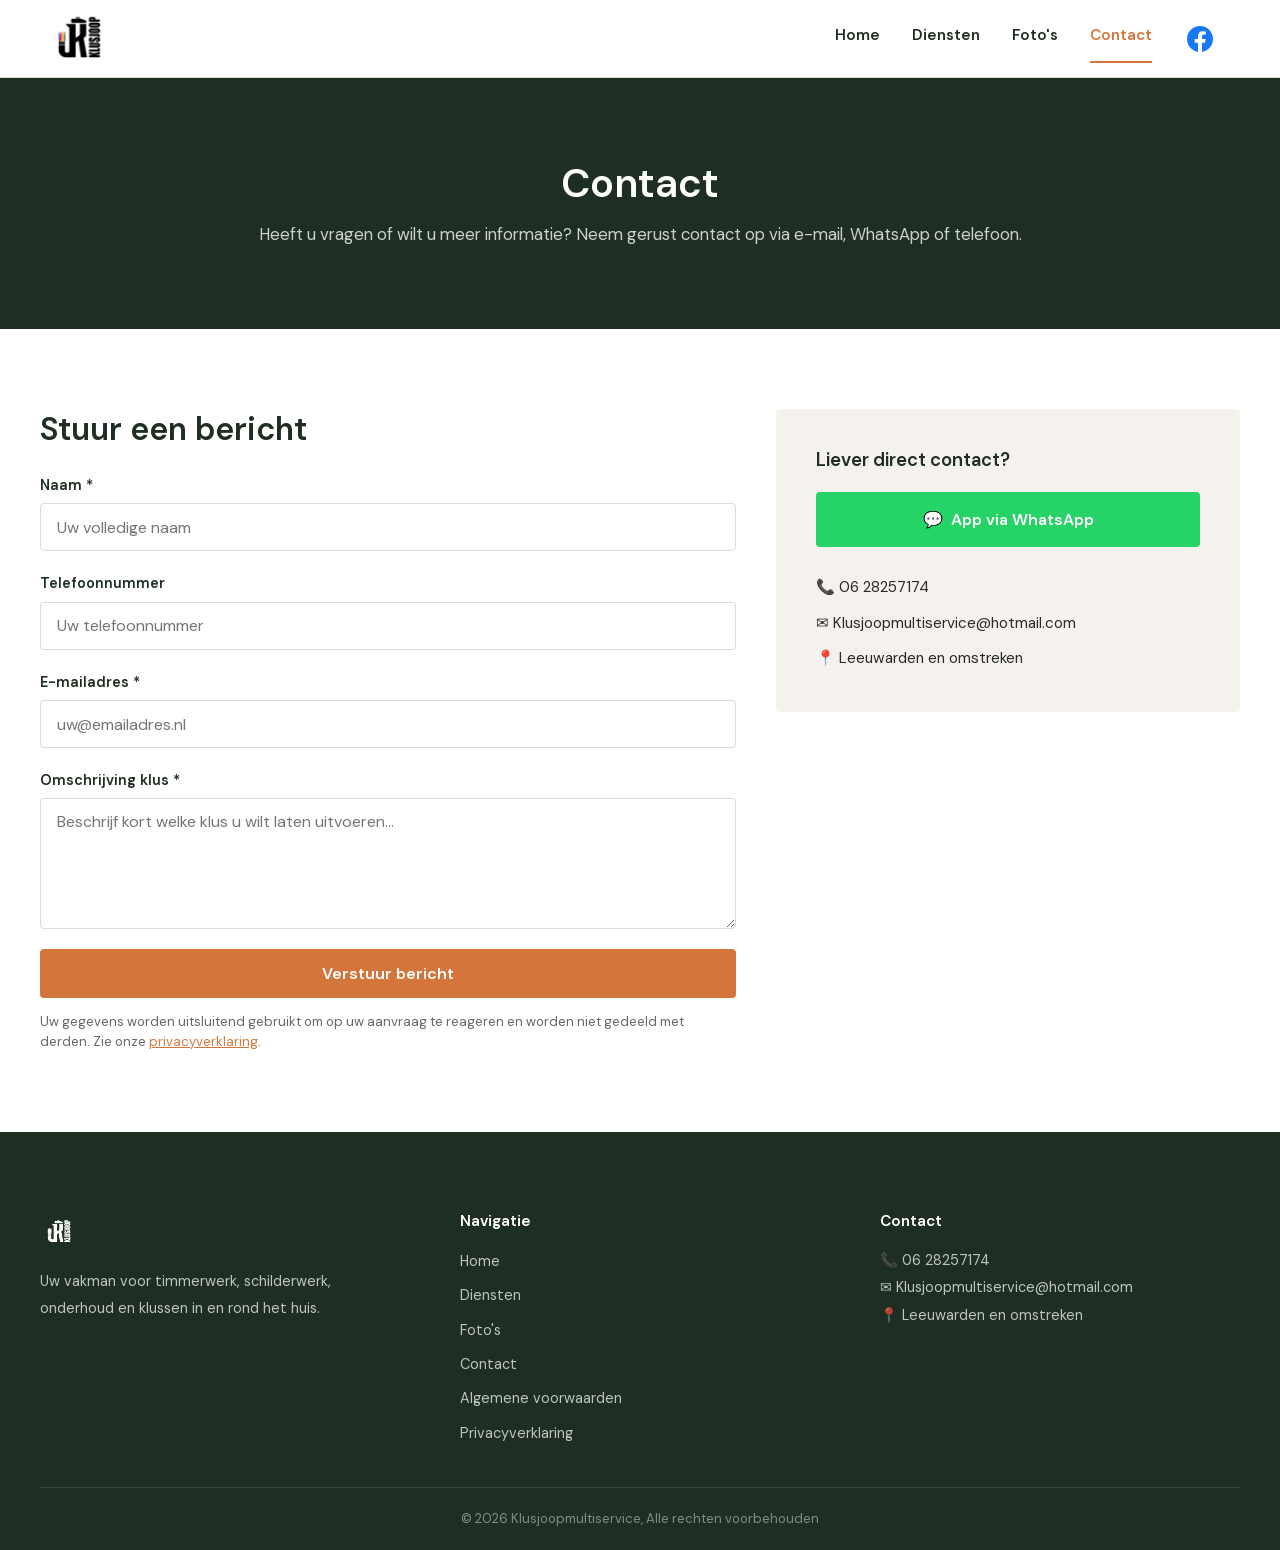
<file: contact.html>
<!DOCTYPE html>
<html lang="nl">
<head>
  <meta charset="UTF-8">
  <meta name="viewport" content="width=device-width, initial-scale=1.0">
  <meta name="description" content="Neem direct contact op met KlusJoop in Leeuwarden. Stuur een WhatsApp of e-mail voor een vrijblijvende offerte. Snel gereageerd, eerlijke prijs.">
  <title>Contact — KlusJoop Leeuwarden | Direct WhatsApp of E-mail</title>
  <meta name="robots" content="index, follow">
  <link rel="canonical" href="https://klusjoop.nl/contact.html">
  <meta property="og:type" content="website">
  <meta property="og:title" content="Contact | KlusJoop Leeuwarden">
  <meta property="og:description" content="Neem direct contact op met KlusJoop in Leeuwarden voor een vrijblijvende offerte.">
  <meta property="og:image" content="https://klusjoop.nl/images/logo.png">
  <meta property="og:url" content="https://klusjoop.nl/contact.html">
  <link rel="icon" type="image/png" href="images/logo.png">
  <link rel="stylesheet" href="style.css">
  <script type="application/ld+json">
  {
    "@context": "https://schema.org",
    "@type": "HomeAndConstructionBusiness",
    "name": "KlusJoop Multiservice",
    "url": "https://klusjoop.nl",
    "telephone": "+31628257174",
    "email": "Klusjoopmultiservice@hotmail.com",
    "openingHours": "Mo-Fr 08:00-17:00",
    "address": {
      "@type": "PostalAddress",
      "addressLocality": "Leeuwarden",
      "addressCountry": "NL"
    },
    "areaServed": "Leeuwarden",
    "description": "KlusJoop Multiservice is uw vakman in Leeuwarden voor schilderwerk, timmerwerk en overkappingen.",
    "priceRange": "€€",
    "sameAs": ["https://www.facebook.com/p/Klus-Joop-61556157629900/"]
  }
  </script>
</head>
<body>

  <!-- NAVIGATIE -->
  <nav class="nav">
    <div class="nav-inner">
      <a href="index.html" class="nav-logo">
        <img src="images/logo.png" alt="KlusJoop logo — klusbedrijf in Leeuwarden" width="300" height="300">
      </a>
      <div class="nav-rechts">
        <ul class="nav-links">
          <li><a href="index.html">Home</a></li>
          <li><a href="diensten.html">Diensten</a></li>
          <li><a href="projecten.html">Foto's</a></li>
          <li><a href="contact.html" class="actief">Contact</a></li>
        </ul>
        <button class="hamburger" aria-label="Menu openen" aria-expanded="false" aria-controls="mobiel-menu">&#9776;</button>
        <a href="https://www.facebook.com/p/Klus-Joop-61556157629900/" class="nav-fb" target="_blank" rel="noopener noreferrer" aria-label="Klusjoop op Facebook">
          <svg xmlns="http://www.w3.org/2000/svg" viewBox="0 0 24 24" fill="currentColor" aria-hidden="true">
            <path d="M24 12.073c0-6.627-5.373-12-12-12s-12 5.373-12 12c0 5.99 4.388 10.954 10.125 11.854v-8.385H7.078v-3.47h3.047V9.43c0-3.007 1.792-4.669 4.533-4.669 1.312 0 2.686.235 2.686.235v2.953H15.83c-1.491 0-1.956.925-1.956 1.874v2.25h3.328l-.532 3.47h-2.796v8.385C19.612 23.027 24 18.062 24 12.073z"/>
          </svg>
        </a>
      </div>
    </div>
  </nav>

  <!-- Mobiel menu -->
  <div class="mobiel-menu" id="mobiel-menu" role="dialog" aria-modal="true" aria-label="Navigatiemenu">
    <button class="mobiel-sluiten" aria-label="Menu sluiten">&#10005;</button>
    <ul>
      <li><a href="index.html">Home</a></li>
      <li><a href="diensten.html">Diensten</a></li>
      <li><a href="projecten.html">Foto's</a></li>
      <li><a href="contact.html" class="actief">Contact</a></li>
      <li><a href="algemene-voorwaarden.html">Algemene voorwaarden</a></li>
    </ul>
  </div>

  <!-- PAGINA-HEADER -->
  <header class="pagina-header">
    <h1>Contact</h1>
    <p>Heeft u vragen of wilt u meer informatie? Neem gerust contact op via e-mail, WhatsApp of telefoon.</p>
  </header>

  <!-- CONTACT SECTIE -->
  <section class="contact-sectie">
    <div class="contact-inner">

      <!-- FORMULIER -->
      <div class="contact-formulier">
        <h2>Stuur een bericht</h2>
        <form id="contactform" novalidate>
          <div class="formulier-veld">
            <label for="naam">Naam <span aria-hidden="true">*</span></label>
            <input type="text" id="naam" name="naam" placeholder="Uw volledige naam" required autocomplete="name">
          </div>

          <div class="formulier-veld">
            <label for="telefoon">Telefoonnummer</label>
            <input type="tel" id="telefoon" name="telefoon" placeholder="Uw telefoonnummer" autocomplete="tel">
          </div>

          <div class="formulier-veld">
            <label for="email">E-mailadres <span aria-hidden="true">*</span></label>
            <input type="email" id="email" name="email" placeholder="uw@emailadres.nl" required autocomplete="email">
          </div>

          <div class="formulier-veld">
            <label for="klus">Omschrijving klus <span aria-hidden="true">*</span></label>
            <textarea id="klus" name="klus" rows="5" placeholder="Beschrijf kort welke klus u wilt laten uitvoeren..." required></textarea>
          </div>

          <button type="submit" class="btn btn-primair" style="width:100%;">Verstuur bericht</button>

          <p style="font-size:0.82rem;color:#666;margin-top:14px;line-height:1.5;">
            Uw gegevens worden uitsluitend gebruikt om op uw aanvraag te reageren en worden niet gedeeld met derden.
            Zie onze <a href="privacyverklaring.html" style="color:var(--kleur-accent);text-decoration:underline;">privacyverklaring</a>.
          </p>

          <div id="contact-fallback" style="display:none;margin-top:20px;padding:18px 20px;background:var(--kleur-licht);border-radius:8px;border-left:3px solid var(--kleur-accent);">
            <p style="font-weight:600;color:var(--kleur-primair);margin-bottom:8px;">&#9993; Uw bericht staat klaar — klik op Verzenden in uw mailapp.</p>
            <p style="font-size:0.88rem;color:#555;margin-bottom:14px;line-height:1.5;">Heeft de mailapp niet geopend? U kunt ons ook direct bereiken:</p>
            <div style="display:flex;flex-direction:column;gap:10px;">
              <a href="mailto:Klusjoopmultiservice@hotmail.com" style="font-size:0.9rem;color:var(--kleur-accent);text-decoration:underline;word-break:break-all;">&#9993;&nbsp; Klusjoopmultiservice@hotmail.com</a>
              <a href="https://wa.me/31628257174" target="_blank" rel="noopener noreferrer" style="font-size:0.9rem;font-weight:600;color:#1a7a40;">&#128172;&nbsp; Stuur een WhatsApp</a>
            </div>
          </div>
        </form>

        <script>
          document.getElementById("contactform").addEventListener("submit", function(e) {
            e.preventDefault();
            var form     = this;
            var naam     = document.getElementById("naam").value.trim();
            var telefoon = document.getElementById("telefoon").value.trim();
            var email    = document.getElementById("email").value.trim();
            var klus     = document.getElementById("klus").value.trim();

            if (!naam || !email || !klus) return;

            var onderwerp = encodeURIComponent("Aanvraag via website – " + naam);
            var body = encodeURIComponent(
              "Naam: " + naam + "\n" +
              "Telefoon: " + (telefoon || "niet opgegeven") + "\n" +
              "E-mail: " + email + "\n\n" +
              "Omschrijving klus:\n" + klus
            );
            window.location.href = "mailto:Klusjoopmultiservice@hotmail.com?subject=" + onderwerp + "&body=" + body;

            var fallback = document.getElementById("contact-fallback");
            fallback.style.display = "block";
            fallback.scrollIntoView({ behavior: "smooth", block: "nearest" });

            form.reset();
          });
        </script>
      </div>

      <!-- CONTACT INFO -->
      <div class="contact-info">
        <h3>Liever direct contact?</h3>
        <a href="https://wa.me/31628257174" class="btn btn-primair" target="_blank" rel="noopener noreferrer" style="background-color:#25D366;width:100%;display:flex;margin-bottom:28px;">
          &#128172;&nbsp; App via WhatsApp
        </a>
        <div class="contact-gegevens">
          <p>&#128222; 06 28257174</p>
          <p>&#9993; Klusjoopmultiservice@hotmail.com</p>
          <p>&#128205; Leeuwarden en omstreken</p>
        </div>
      </div>

    </div>
  </section>

  <!-- FOOTER -->
  <footer class="footer">
    <div class="footer-inner">
      <div class="footer-kolom">
        <div class="footer-logo">
          <img src="images/logo.png" alt="KlusJoop logo — klusbedrijf in Leeuwarden" width="300" height="300">
        </div>
        <p>Uw vakman voor timmerwerk, schilderwerk, onderhoud en klussen in en rond het huis.</p>
      </div>
      <div class="footer-kolom">
        <h4>Navigatie</h4>
        <ul>
          <li><a href="index.html">Home</a></li>
          <li><a href="diensten.html">Diensten</a></li>
          <li><a href="projecten.html">Foto's</a></li>
          <li><a href="contact.html">Contact</a></li>
          <li><a href="algemene-voorwaarden.html">Algemene voorwaarden</a></li>
          <li><a href="privacyverklaring.html">Privacyverklaring</a></li>
        </ul>
      </div>
      <div class="footer-kolom">
        <h4>Contact</h4>
        <p>&#128222; 06 28257174</p>
        <p>&#9993; Klusjoopmultiservice@hotmail.com</p>
        <p>&#128205; Leeuwarden en omstreken</p>
      </div>
    </div>
    <div class="footer-bottom">
      &copy; <span id="jaar"></span> Klusjoopmultiservice, Alle rechten voorbehouden
    </div>
  </footer>

  <script src="script.js"></script>
<script>document.getElementById("jaar").textContent = new Date().getFullYear();</script>
</body>
</html>
</file>
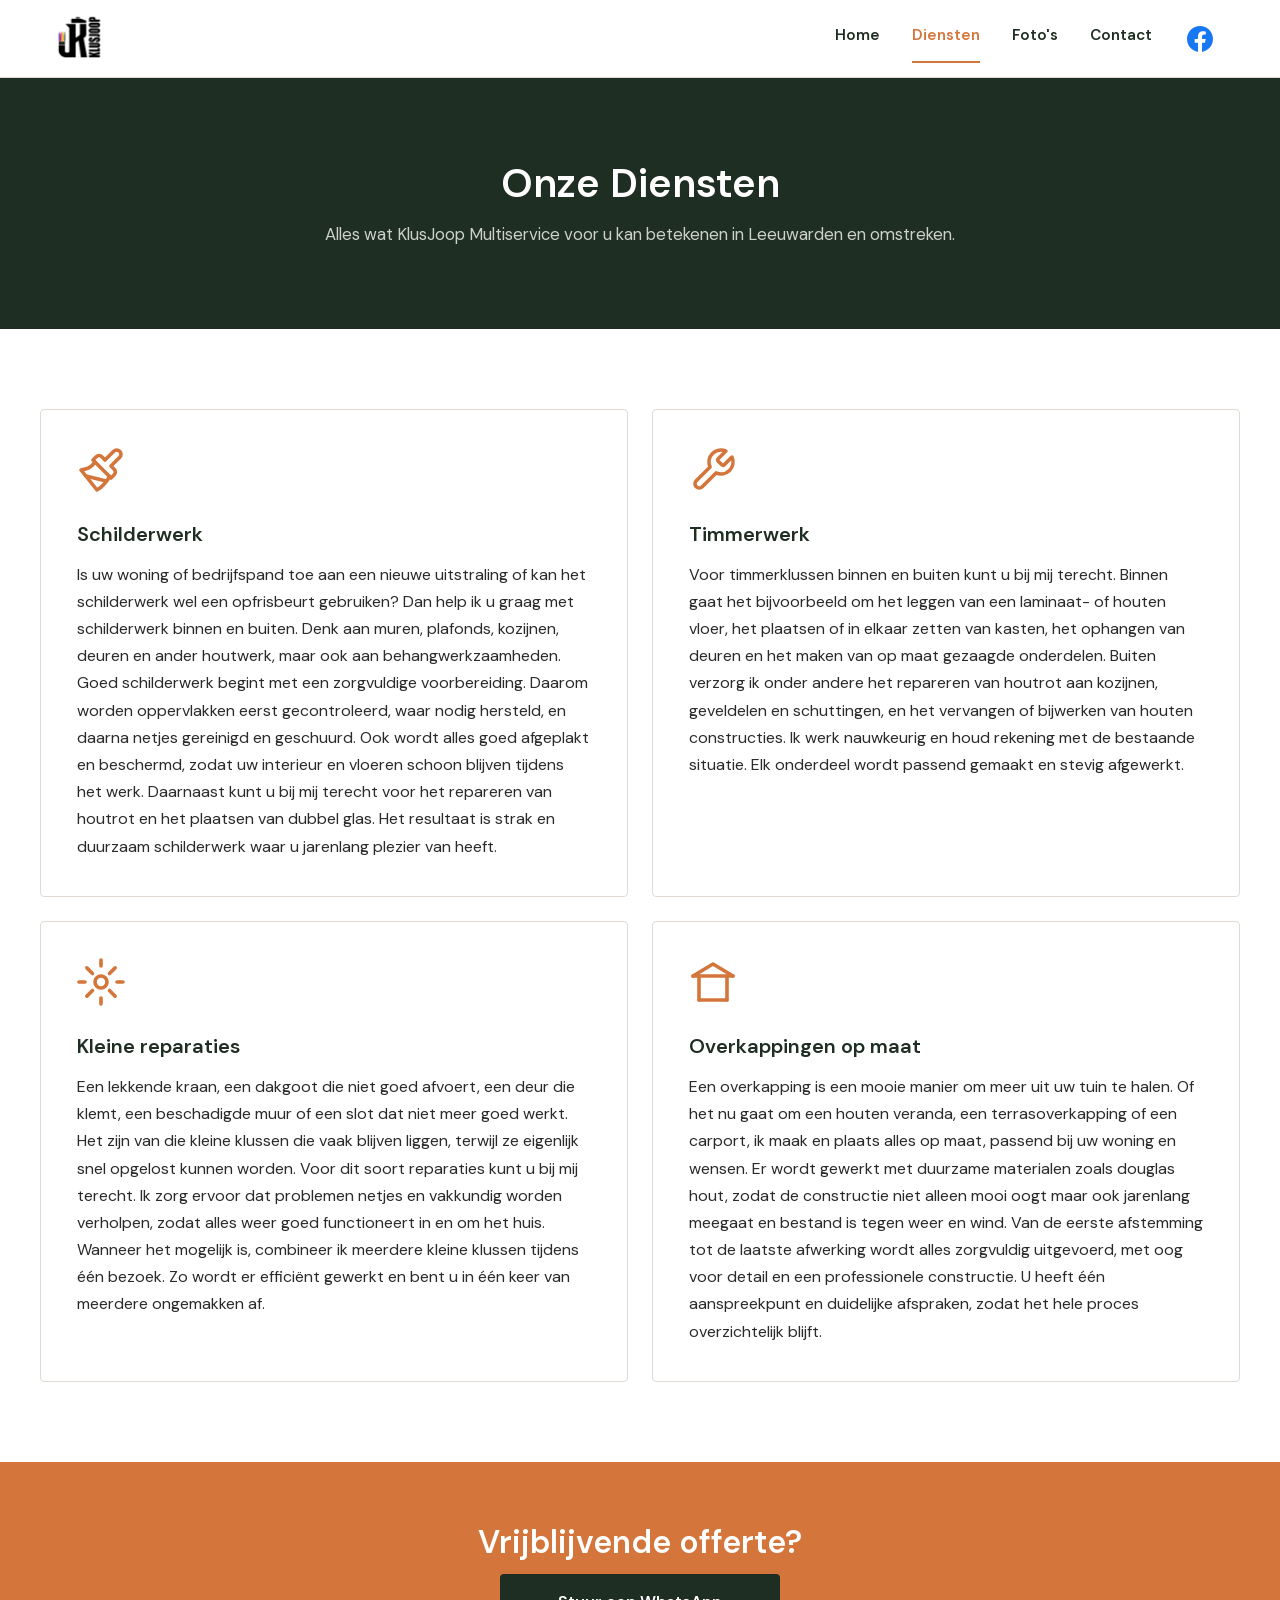
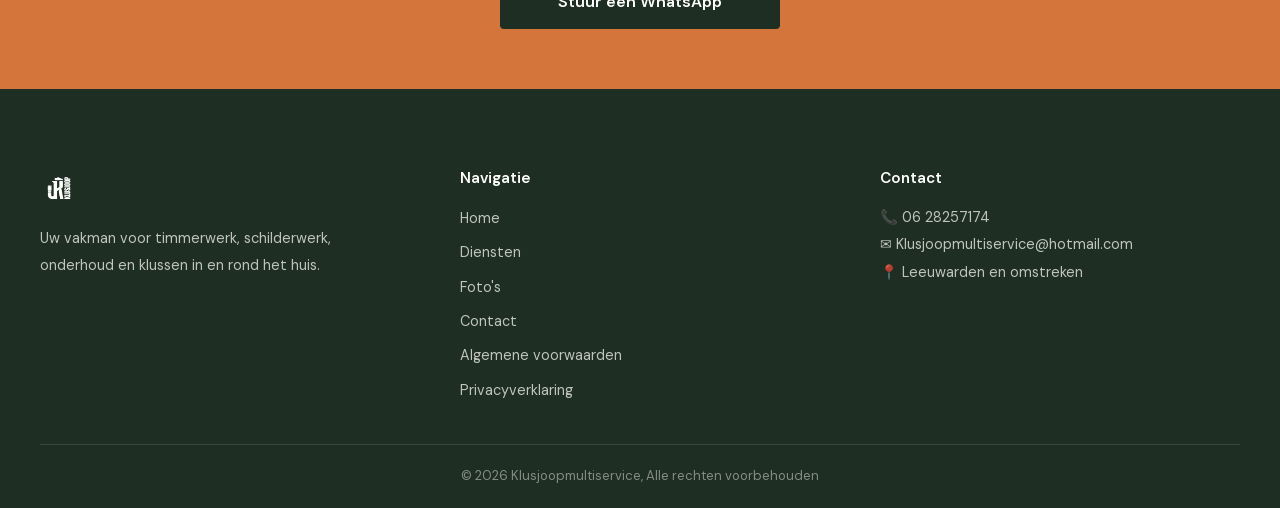
<file: diensten.html>
<!DOCTYPE html>
<html lang="nl">
<head>
  <meta charset="UTF-8">
  <meta name="viewport" content="width=device-width, initial-scale=1.0">
  <meta name="description" content="KlusJoop biedt schilderwerk, timmerwerk, kleine reparaties en overkappingen in Leeuwarden. Vakwerk tegen eerlijke prijs. Vraag vrijblijvend een offerte aan.">
  <title>Schilderwerk &amp; Overkappingen in Leeuwarden | KlusJoop</title>
  <meta name="robots" content="index, follow">
  <link rel="canonical" href="https://klusjoop.nl/diensten.html">
  <meta property="og:type" content="website">
  <meta property="og:title" content="Diensten | KlusJoop Leeuwarden">
  <meta property="og:description" content="Schilderwerk, timmerwerk, overkappingen en reparaties in Leeuwarden. Vakwerk voor een eerlijke prijs.">
  <meta property="og:image" content="https://klusjoop.nl/images/logo.png">
  <meta property="og:url" content="https://klusjoop.nl/diensten.html">
  <link rel="icon" type="image/png" href="images/logo.png">
  <link rel="stylesheet" href="style.css">
  <script type="application/ld+json">
  {
    "@context": "https://schema.org",
    "@type": "HomeAndConstructionBusiness",
    "name": "KlusJoop Multiservice",
    "url": "https://klusjoop.nl",
    "telephone": "+31628257174",
    "email": "Klusjoopmultiservice@hotmail.com",
    "openingHours": "Mo-Fr 08:00-17:00",
    "address": {
      "@type": "PostalAddress",
      "addressLocality": "Leeuwarden",
      "addressCountry": "NL"
    },
    "areaServed": "Leeuwarden",
    "description": "KlusJoop Multiservice is uw vakman in Leeuwarden voor schilderwerk, timmerwerk en overkappingen.",
    "priceRange": "€€",
    "sameAs": ["https://www.facebook.com/p/Klus-Joop-61556157629900/"]
  }
  </script>
</head>
<body>

  <!-- NAVIGATIE -->
  <nav class="nav">
    <div class="nav-inner">
      <a href="index.html" class="nav-logo">
        <img src="images/logo.png" alt="KlusJoop logo — klusbedrijf in Leeuwarden" width="300" height="300">
      </a>
      <div class="nav-rechts">
        <ul class="nav-links">
          <li><a href="index.html">Home</a></li>
          <li><a href="diensten.html" class="actief">Diensten</a></li>
          <li><a href="projecten.html">Foto's</a></li>
          <li><a href="contact.html">Contact</a></li>
        </ul>
        <button class="hamburger" aria-label="Menu openen" aria-expanded="false" aria-controls="mobiel-menu">&#9776;</button>
        <a href="https://www.facebook.com/p/Klus-Joop-61556157629900/" class="nav-fb" target="_blank" rel="noopener noreferrer" aria-label="Klusjoop op Facebook">
          <svg xmlns="http://www.w3.org/2000/svg" viewBox="0 0 24 24" fill="currentColor" aria-hidden="true">
            <path d="M24 12.073c0-6.627-5.373-12-12-12s-12 5.373-12 12c0 5.99 4.388 10.954 10.125 11.854v-8.385H7.078v-3.47h3.047V9.43c0-3.007 1.792-4.669 4.533-4.669 1.312 0 2.686.235 2.686.235v2.953H15.83c-1.491 0-1.956.925-1.956 1.874v2.25h3.328l-.532 3.47h-2.796v8.385C19.612 23.027 24 18.062 24 12.073z"/>
          </svg>
        </a>
      </div>
    </div>
  </nav>

  <!-- Mobiel menu -->
  <div class="mobiel-menu" id="mobiel-menu" role="dialog" aria-modal="true" aria-label="Navigatiemenu">
    <button class="mobiel-sluiten" aria-label="Menu sluiten">&#10005;</button>
    <ul>
      <li><a href="index.html">Home</a></li>
      <li><a href="diensten.html" class="actief">Diensten</a></li>
      <li><a href="projecten.html">Foto's</a></li>
      <li><a href="contact.html">Contact</a></li>
      <li><a href="algemene-voorwaarden.html">Algemene voorwaarden</a></li>
    </ul>
  </div>

  <!-- PAGINA-HEADER -->
  <header class="pagina-header">
    <h1>Onze Diensten</h1>
    <p>Alles wat KlusJoop Multiservice voor u kan betekenen in Leeuwarden en omstreken.</p>
  </header>

  <!-- DIENSTEN UITGEBREID -->
  <section class="diensten-sectie">
    <div class="diensten-sectie-inner">

      <div class="dienst-uitgebreid">
        <svg xmlns="http://www.w3.org/2000/svg" viewBox="0 0 24 24" fill="none" stroke="currentColor" stroke-width="1.8" stroke-linecap="round" stroke-linejoin="round" aria-hidden="true">
          <path d="M18.37 2.63 14 7l-1.59-1.59a2 2 0 0 0-2.82 0L8 7l9 9 1.59-1.59a2 2 0 0 0 0-2.82L17 10l4.37-4.37a2.12 2.12 0 0 0-3-3z"/>
          <path d="M9 8c-2 3-4 3.5-7 4l8 10c2-1 6-5 6-7"/>
          <path d="M14.5 17.5 4.5 15"/>
        </svg>
        <h2>Schilderwerk</h2>
        <p>Is uw woning of bedrijfspand toe aan een nieuwe uitstraling of kan het schilderwerk wel een opfrisbeurt gebruiken? Dan help ik u graag met schilderwerk binnen en buiten. Denk aan muren, plafonds, kozijnen, deuren en ander houtwerk, maar ook aan behangwerkzaamheden. Goed schilderwerk begint met een zorgvuldige voorbereiding. Daarom worden oppervlakken eerst gecontroleerd, waar nodig hersteld, en daarna netjes gereinigd en geschuurd. Ook wordt alles goed afgeplakt en beschermd, zodat uw interieur en vloeren schoon blijven tijdens het werk. Daarnaast kunt u bij mij terecht voor het repareren van houtrot en het plaatsen van dubbel glas. Het resultaat is strak en duurzaam schilderwerk waar u jarenlang plezier van heeft.</p>
      </div>

      <div class="dienst-uitgebreid">
        <svg xmlns="http://www.w3.org/2000/svg" viewBox="0 0 24 24" fill="none" stroke="currentColor" stroke-width="1.8" stroke-linecap="round" stroke-linejoin="round" aria-hidden="true">
          <path d="M14.7 6.3a1 1 0 0 0 0 1.4l1.6 1.6a1 1 0 0 0 1.4 0l3.77-3.77a6 6 0 0 1-7.94 7.94l-6.91 6.91a2.12 2.12 0 0 1-3-3l6.91-6.91a6 6 0 0 1 7.94-7.94l-3.76 3.76z"/>
        </svg>
        <h2>Timmerwerk</h2>
        <p>Voor timmerklussen binnen en buiten kunt u bij mij terecht. Binnen gaat het bijvoorbeeld om het leggen van een laminaat- of houten vloer, het plaatsen of in elkaar zetten van kasten, het ophangen van deuren en het maken van op maat gezaagde onderdelen. Buiten verzorg ik onder andere het repareren van houtrot aan kozijnen, geveldelen en schuttingen, en het vervangen of bijwerken van houten constructies. Ik werk nauwkeurig en houd rekening met de bestaande situatie. Elk onderdeel wordt passend gemaakt en stevig afgewerkt.</p>
      </div>

      <div class="dienst-uitgebreid">
        <svg xmlns="http://www.w3.org/2000/svg" viewBox="0 0 24 24" fill="none" stroke="currentColor" stroke-width="1.8" stroke-linecap="round" stroke-linejoin="round" aria-hidden="true">
          <circle cx="12" cy="12" r="3"/>
          <path d="M19.07 4.93 16.24 7.76M4.93 4.93l2.83 2.83m8.49 8.49 2.83 2.83M4.93 19.07l2.83-2.83"/>
          <path d="M12 1v3m0 16v3M1 12h3m16 0h3"/>
        </svg>
        <h2>Kleine reparaties</h2>
        <p>Een lekkende kraan, een dakgoot die niet goed afvoert, een deur die klemt, een beschadigde muur of een slot dat niet meer goed werkt. Het zijn van die kleine klussen die vaak blijven liggen, terwijl ze eigenlijk snel opgelost kunnen worden. Voor dit soort reparaties kunt u bij mij terecht. Ik zorg ervoor dat problemen netjes en vakkundig worden verholpen, zodat alles weer goed functioneert in en om het huis. Wanneer het mogelijk is, combineer ik meerdere kleine klussen tijdens één bezoek. Zo wordt er efficiënt gewerkt en bent u in één keer van meerdere ongemakken af.</p>
      </div>


      <div class="dienst-uitgebreid">
        <svg xmlns="http://www.w3.org/2000/svg" viewBox="0 0 24 24" fill="none" stroke="currentColor" stroke-width="1.8" stroke-linecap="round" stroke-linejoin="round" aria-hidden="true">
          <path d="M2 9l10-6 10 6"/>
          <line x1="2" y1="9" x2="22" y2="9"/>
          <line x1="5" y1="9" x2="5" y2="21"/>
          <line x1="19" y1="9" x2="19" y2="21"/>
          <line x1="5" y1="21" x2="19" y2="21"/>
        </svg>
        <h2>Overkappingen op maat</h2>
        <p>Een overkapping is een mooie manier om meer uit uw tuin te halen. Of het nu gaat om een houten veranda, een terrasoverkapping of een carport, ik maak en plaats alles op maat, passend bij uw woning en wensen. Er wordt gewerkt met duurzame materialen zoals douglas hout, zodat de constructie niet alleen mooi oogt maar ook jarenlang meegaat en bestand is tegen weer en wind. Van de eerste afstemming tot de laatste afwerking wordt alles zorgvuldig uitgevoerd, met oog voor detail en een professionele constructie. U heeft één aanspreekpunt en duidelijke afspraken, zodat het hele proces overzichtelijk blijft.</p>
      </div>

    </div>
  </section>

  <!-- CTA -->
  <section class="diensten-cta">
    <h2>Vrijblijvende offerte?</h2>
    <a href="https://wa.me/31628257174" class="btn" target="_blank" rel="noopener noreferrer" style="background-color:var(--kleur-primair);color:#fff;max-width:280px;margin:0 auto;">Stuur een WhatsApp</a>
  </section>

  <!-- FOOTER -->
  <footer class="footer">
    <div class="footer-inner">
      <div class="footer-kolom">
        <div class="footer-logo">
          <img src="images/logo.png" alt="KlusJoop logo — klusbedrijf in Leeuwarden" width="300" height="300">
        </div>
        <p>Uw vakman voor timmerwerk, schilderwerk, onderhoud en klussen in en rond het huis.</p>
      </div>
      <div class="footer-kolom">
        <h4>Navigatie</h4>
        <ul>
          <li><a href="index.html">Home</a></li>
          <li><a href="diensten.html">Diensten</a></li>
          <li><a href="projecten.html">Foto's</a></li>
          <li><a href="contact.html">Contact</a></li>
          <li><a href="algemene-voorwaarden.html">Algemene voorwaarden</a></li>
          <li><a href="privacyverklaring.html">Privacyverklaring</a></li>
        </ul>
      </div>
      <div class="footer-kolom">
        <h4>Contact</h4>
        <p>&#128222; 06 28257174</p>
        <p>&#9993; Klusjoopmultiservice@hotmail.com</p>
        <p>&#128205; Leeuwarden en omstreken</p>
      </div>
    </div>
    <div class="footer-bottom">
      &copy; <span id="jaar"></span> Klusjoopmultiservice, Alle rechten voorbehouden
    </div>
  </footer>

  <script src="script.js"></script>
<script>document.getElementById("jaar").textContent = new Date().getFullYear();</script>
</body>
</html>
</file>
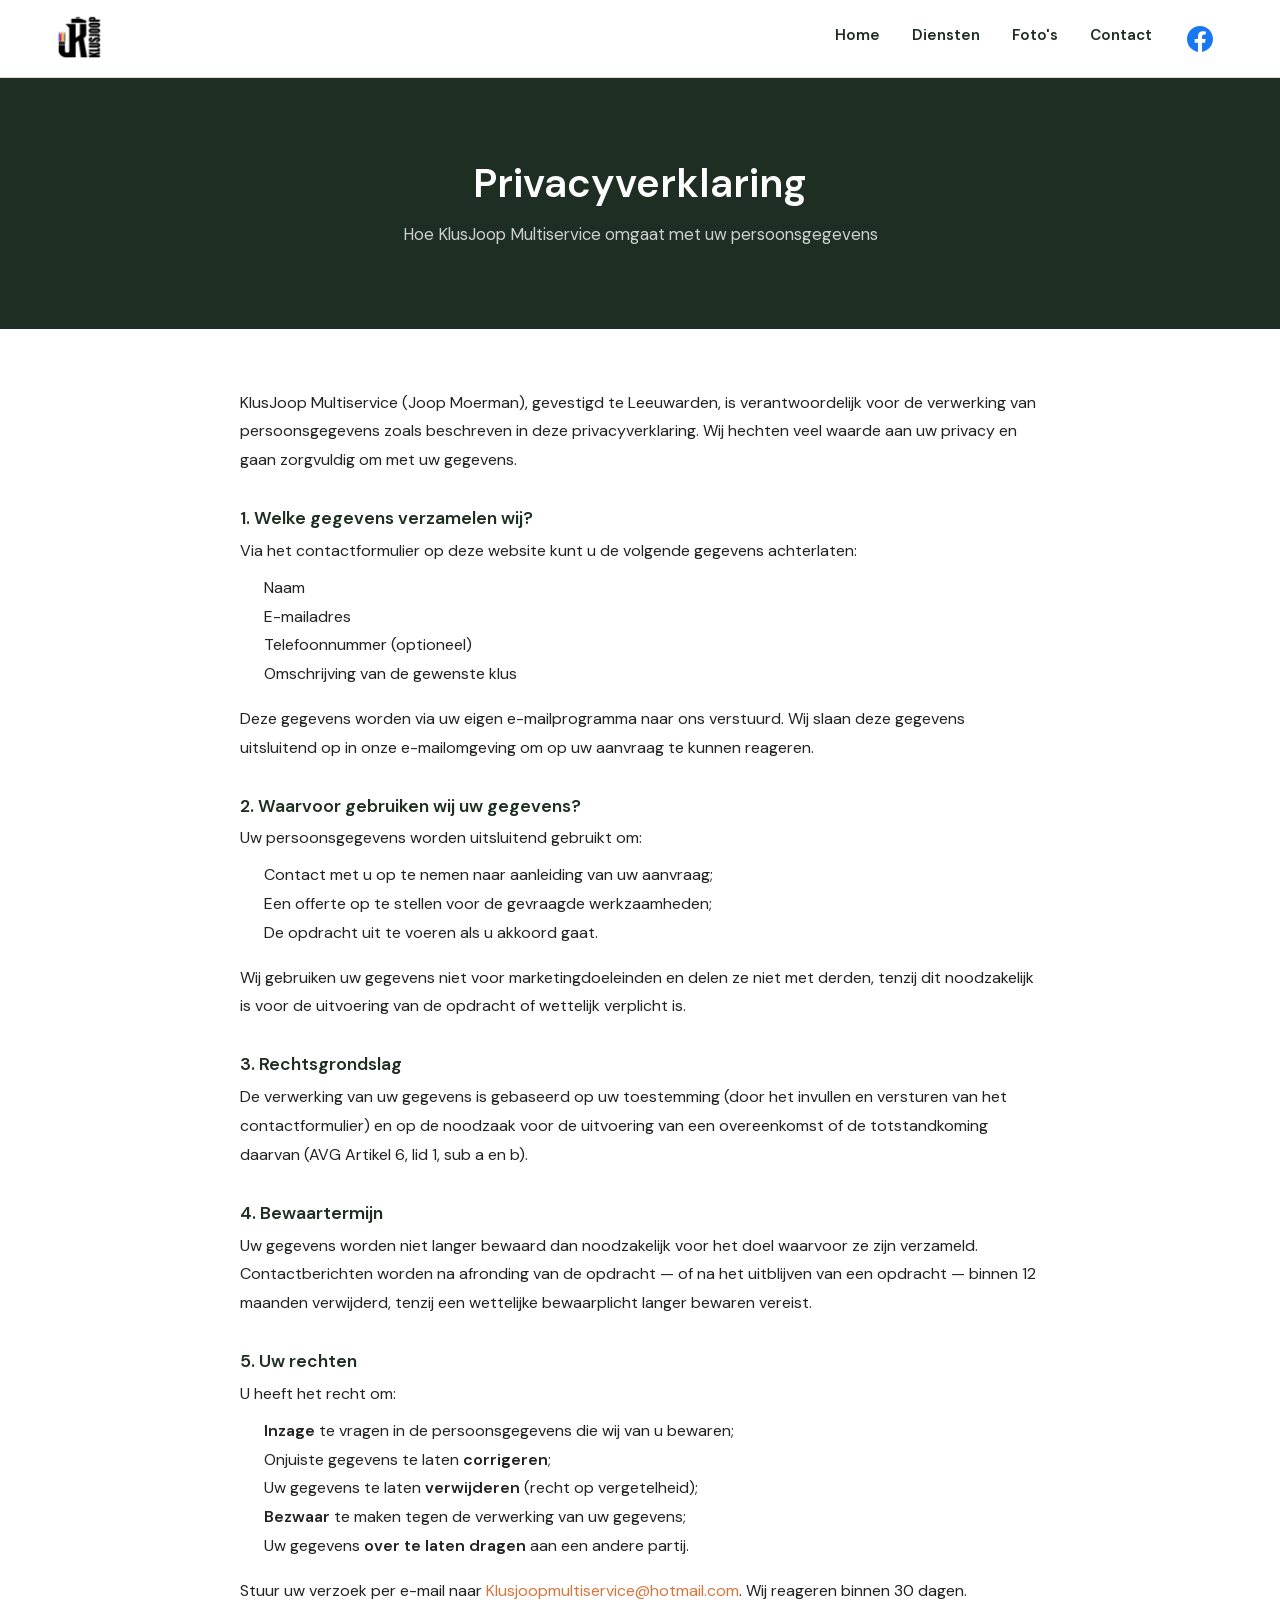
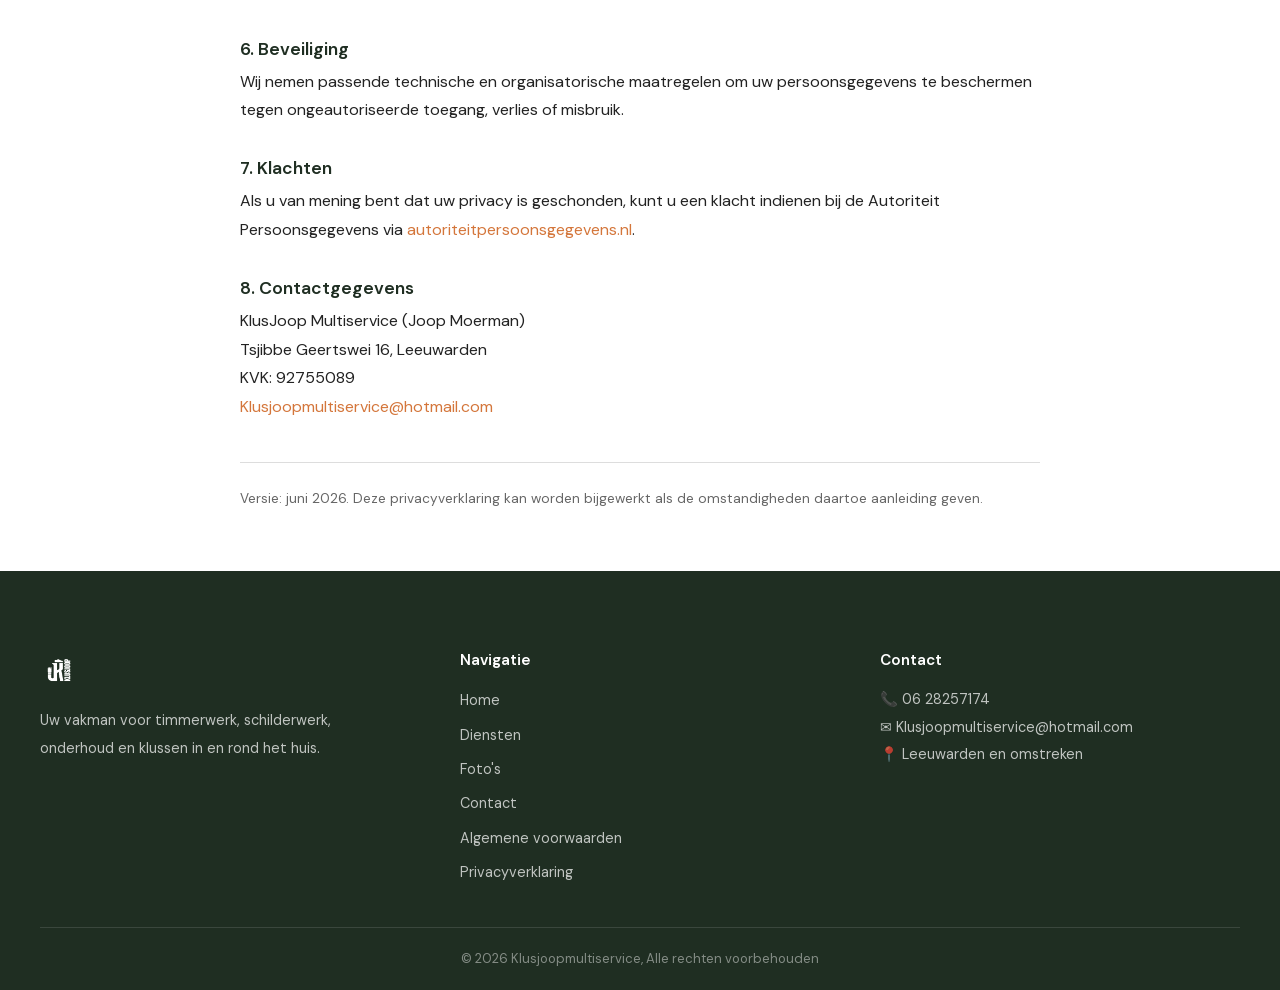
<file: privacyverklaring.html>
<!DOCTYPE html>
<html lang="nl">
<head>
  <meta charset="UTF-8">
  <meta name="viewport" content="width=device-width, initial-scale=1.0">
  <meta name="description" content="Privacyverklaring van KlusJoop Multiservice — hoe wij omgaan met uw persoonsgegevens.">
  <title>Privacyverklaring — Klusjoop</title>
  <meta name="robots" content="noindex, follow">
  <link rel="canonical" href="https://klusjoop.nl/privacyverklaring.html">
  <meta property="og:type" content="website">
  <meta property="og:title" content="Privacyverklaring — Klusjoop">
  <meta property="og:image" content="https://klusjoop.nl/images/logo.png">
  <link rel="icon" type="image/png" href="images/logo.png">
  <link rel="stylesheet" href="style.css">
</head>
<body>

  <!-- NAVIGATIE -->
  <nav class="nav">
    <div class="nav-inner">
      <a href="index.html" class="nav-logo">
        <img src="images/logo.png" alt="Klusjoop logo" width="300" height="300">
      </a>
      <div class="nav-rechts">
        <ul class="nav-links">
          <li><a href="index.html">Home</a></li>
          <li><a href="diensten.html">Diensten</a></li>
          <li><a href="projecten.html">Foto's</a></li>
          <li><a href="contact.html">Contact</a></li>
        </ul>
        <button class="hamburger" aria-label="Menu openen" aria-expanded="false" aria-controls="mobiel-menu">&#9776;</button>
        <a href="https://www.facebook.com/p/Klus-Joop-61556157629900/" class="nav-fb" target="_blank" rel="noopener noreferrer" aria-label="Klusjoop op Facebook">
          <svg xmlns="http://www.w3.org/2000/svg" viewBox="0 0 24 24" fill="currentColor" aria-hidden="true">
            <path d="M24 12.073c0-6.627-5.373-12-12-12s-12 5.373-12 12c0 5.99 4.388 10.954 10.125 11.854v-8.385H7.078v-3.47h3.047V9.43c0-3.007 1.792-4.669 4.533-4.669 1.312 0 2.686.235 2.686.235v2.953H15.83c-1.491 0-1.956.925-1.956 1.874v2.25h3.328l-.532 3.47h-2.796v8.385C19.612 23.027 24 18.062 24 12.073z"/>
          </svg>
        </a>
      </div>
    </div>
  </nav>

  <!-- Mobiel menu -->
  <div class="mobiel-menu" id="mobiel-menu" role="dialog" aria-modal="true" aria-label="Navigatiemenu">
    <button class="mobiel-sluiten" aria-label="Menu sluiten">&#10005;</button>
    <ul>
      <li><a href="index.html">Home</a></li>
      <li><a href="diensten.html">Diensten</a></li>
      <li><a href="projecten.html">Foto's</a></li>
      <li><a href="contact.html">Contact</a></li>
      <li><a href="algemene-voorwaarden.html">Algemene voorwaarden</a></li>
    </ul>
  </div>

  <!-- PAGINA-HEADER -->
  <header class="pagina-header">
    <h1>Privacyverklaring</h1>
    <p>Hoe KlusJoop Multiservice omgaat met uw persoonsgegevens</p>
  </header>

  <!-- INHOUD -->
  <section style="padding: 60px 20px; background: #fff;">
    <div style="max-width: 800px; margin: 0 auto; font-family: 'DM Sans', sans-serif; color: #222; line-height: 1.8;">

      <p style="margin-bottom: 1.5rem;">
        KlusJoop Multiservice (Joop Moerman), gevestigd te Leeuwarden, is verantwoordelijk voor de verwerking van persoonsgegevens zoals beschreven in deze privacyverklaring. Wij hechten veel waarde aan uw privacy en gaan zorgvuldig om met uw gegevens.
      </p>

      <h2 style="font-size: 1.1rem; font-weight: 600; margin-top: 2rem; margin-bottom: 0.5rem;">1. Welke gegevens verzamelen wij?</h2>
      <p>Via het contactformulier op deze website kunt u de volgende gegevens achterlaten:</p>
      <ul style="margin: 0.5rem 0 1rem 1.5rem;">
        <li>Naam</li>
        <li>E-mailadres</li>
        <li>Telefoonnummer (optioneel)</li>
        <li>Omschrijving van de gewenste klus</li>
      </ul>
      <p>Deze gegevens worden via uw eigen e-mailprogramma naar ons verstuurd. Wij slaan deze gegevens uitsluitend op in onze e-mailomgeving om op uw aanvraag te kunnen reageren.</p>

      <h2 style="font-size: 1.1rem; font-weight: 600; margin-top: 2rem; margin-bottom: 0.5rem;">2. Waarvoor gebruiken wij uw gegevens?</h2>
      <p>Uw persoonsgegevens worden uitsluitend gebruikt om:</p>
      <ul style="margin: 0.5rem 0 1rem 1.5rem;">
        <li>Contact met u op te nemen naar aanleiding van uw aanvraag;</li>
        <li>Een offerte op te stellen voor de gevraagde werkzaamheden;</li>
        <li>De opdracht uit te voeren als u akkoord gaat.</li>
      </ul>
      <p>Wij gebruiken uw gegevens niet voor marketingdoeleinden en delen ze niet met derden, tenzij dit noodzakelijk is voor de uitvoering van de opdracht of wettelijk verplicht is.</p>

      <h2 style="font-size: 1.1rem; font-weight: 600; margin-top: 2rem; margin-bottom: 0.5rem;">3. Rechtsgrondslag</h2>
      <p>De verwerking van uw gegevens is gebaseerd op uw toestemming (door het invullen en versturen van het contactformulier) en op de noodzaak voor de uitvoering van een overeenkomst of de totstandkoming daarvan (AVG Artikel 6, lid 1, sub a en b).</p>

      <h2 style="font-size: 1.1rem; font-weight: 600; margin-top: 2rem; margin-bottom: 0.5rem;">4. Bewaartermijn</h2>
      <p>Uw gegevens worden niet langer bewaard dan noodzakelijk voor het doel waarvoor ze zijn verzameld. Contactberichten worden na afronding van de opdracht — of na het uitblijven van een opdracht — binnen 12 maanden verwijderd, tenzij een wettelijke bewaarplicht langer bewaren vereist.</p>

      <h2 style="font-size: 1.1rem; font-weight: 600; margin-top: 2rem; margin-bottom: 0.5rem;">5. Uw rechten</h2>
      <p>U heeft het recht om:</p>
      <ul style="margin: 0.5rem 0 1rem 1.5rem;">
        <li><strong>Inzage</strong> te vragen in de persoonsgegevens die wij van u bewaren;</li>
        <li>Onjuiste gegevens te laten <strong>corrigeren</strong>;</li>
        <li>Uw gegevens te laten <strong>verwijderen</strong> (recht op vergetelheid);</li>
        <li><strong>Bezwaar</strong> te maken tegen de verwerking van uw gegevens;</li>
        <li>Uw gegevens <strong>over te laten dragen</strong> aan een andere partij.</li>
      </ul>
      <p>Stuur uw verzoek per e-mail naar <a href="mailto:Klusjoopmultiservice@hotmail.com" style="color:var(--kleur-accent);">Klusjoopmultiservice@hotmail.com</a>. Wij reageren binnen 30 dagen.</p>

      <h2 style="font-size: 1.1rem; font-weight: 600; margin-top: 2rem; margin-bottom: 0.5rem;">6. Beveiliging</h2>
      <p>Wij nemen passende technische en organisatorische maatregelen om uw persoonsgegevens te beschermen tegen ongeautoriseerde toegang, verlies of misbruik.</p>

      <h2 style="font-size: 1.1rem; font-weight: 600; margin-top: 2rem; margin-bottom: 0.5rem;">7. Klachten</h2>
      <p>Als u van mening bent dat uw privacy is geschonden, kunt u een klacht indienen bij de Autoriteit Persoonsgegevens via <a href="https://www.autoriteitpersoonsgegevens.nl" target="_blank" rel="noopener noreferrer" style="color:var(--kleur-accent);">autoriteitpersoonsgegevens.nl</a>.</p>

      <h2 style="font-size: 1.1rem; font-weight: 600; margin-top: 2rem; margin-bottom: 0.5rem;">8. Contactgegevens</h2>
      <p>KlusJoop Multiservice (Joop Moerman)<br>
      Tsjibbe Geertswei 16, Leeuwarden<br>
      KVK: 92755089<br>
      <a href="mailto:Klusjoopmultiservice@hotmail.com" style="color:var(--kleur-accent);">Klusjoopmultiservice@hotmail.com</a></p>

      <p style="margin-top: 2.5rem; border-top: 1px solid #ddd; padding-top: 1.5rem; font-size: 0.85rem; color: #666;">
        Versie: juni 2026. Deze privacyverklaring kan worden bijgewerkt als de omstandigheden daartoe aanleiding geven.
      </p>

    </div>
  </section>

  <!-- FOOTER -->
  <footer class="footer">
    <div class="footer-inner">
      <div class="footer-kolom">
        <div class="footer-logo">
          <img src="images/logo.png" alt="Klusjoop logo" width="300" height="300">
        </div>
        <p>Uw vakman voor timmerwerk, schilderwerk, onderhoud en klussen in en rond het huis.</p>
      </div>
      <div class="footer-kolom">
        <h4>Navigatie</h4>
        <ul>
          <li><a href="index.html">Home</a></li>
          <li><a href="diensten.html">Diensten</a></li>
          <li><a href="projecten.html">Foto's</a></li>
          <li><a href="contact.html">Contact</a></li>
          <li><a href="algemene-voorwaarden.html">Algemene voorwaarden</a></li>
          <li><a href="privacyverklaring.html" class="actief">Privacyverklaring</a></li>
        </ul>
      </div>
      <div class="footer-kolom">
        <h4>Contact</h4>
        <p>&#128222; 06 28257174</p>
        <p>&#9993; Klusjoopmultiservice@hotmail.com</p>
        <p>&#128205; Leeuwarden en omstreken</p>
      </div>
    </div>
    <div class="footer-bottom">
      &copy; <span id="jaar"></span> Klusjoopmultiservice, Alle rechten voorbehouden
    </div>
  </footer>

  <script src="script.js"></script>
  <script>document.getElementById("jaar").textContent = new Date().getFullYear();</script>
</body>
</html>
</file>
<file: style.css>
/* ===========================================
   KLUSJOOP — STYLESHEET
   Mobile-first, vanilla CSS3
   =========================================== */

/* --- Zelfgehoste fonts (AVG-compliant, geen Google Fonts CDN) --- */
@font-face {
  font-family: 'DM Sans';
  font-style: normal;
  font-weight: 400;
  font-display: swap;
  src: url('fonts/dm-sans-latin-ext.woff2') format('woff2');
  unicode-range: U+0100-02BA, U+02BD-02C5, U+02C7-02CC, U+02CE-02D7, U+02DD-02FF, U+0304, U+0308, U+0329, U+1D00-1DBF, U+1E00-1E9F, U+1EF2-1EFF, U+2020, U+20A0-20AB, U+20AD-20C0, U+2113, U+2C60-2C7F, U+A720-A7FF;
}
@font-face {
  font-family: 'DM Sans';
  font-style: normal;
  font-weight: 400;
  font-display: swap;
  src: url('fonts/dm-sans-latin.woff2') format('woff2');
  unicode-range: U+0000-00FF, U+0131, U+0152-0153, U+02BB-02BC, U+02C6, U+02DA, U+02DC, U+0304, U+0308, U+0329, U+2000-206F, U+20AC, U+2122, U+2191, U+2193, U+2212, U+2215, U+FEFF, U+FFFD;
}
@font-face {
  font-family: 'DM Sans';
  font-style: normal;
  font-weight: 600;
  font-display: swap;
  src: url('fonts/dm-sans-latin-ext.woff2') format('woff2');
  unicode-range: U+0100-02BA, U+02BD-02C5, U+02C7-02CC, U+02CE-02D7, U+02DD-02FF, U+0304, U+0308, U+0329, U+1D00-1DBF, U+1E00-1E9F, U+1EF2-1EFF, U+2020, U+20A0-20AB, U+20AD-20C0, U+2113, U+2C60-2C7F, U+A720-A7FF;
}
@font-face {
  font-family: 'DM Sans';
  font-style: normal;
  font-weight: 600;
  font-display: swap;
  src: url('fonts/dm-sans-latin.woff2') format('woff2');
  unicode-range: U+0000-00FF, U+0131, U+0152-0153, U+02BB-02BC, U+02C6, U+02DA, U+02DC, U+0304, U+0308, U+0329, U+2000-206F, U+20AC, U+2122, U+2191, U+2193, U+2212, U+2215, U+FEFF, U+FFFD;
}

/* --- Custom Properties --- */
:root {
  --kleur-achtergrond: #FFFFFF;
  --kleur-primair:     #1F2E22;
  --kleur-accent:      #D4763B;
  --kleur-tekst:       #2A2A2A;
  --kleur-licht:       #F5F2ED;
  --kleur-nav:         #FFFFFF;
  --kleur-nav-tekst:   #1F2E22;
  --kleur-donker:      #1F2E22;
  --container-max:     1200px;
}

/* --- Reset & Base --- */
*, *::before, *::after {
  box-sizing: border-box;
  margin: 0;
  padding: 0;
}

html {
  scroll-behavior: smooth;
}

body {
  font-family: 'DM Sans', sans-serif;
  font-size: 16px;
  line-height: 1.7;
  color: var(--kleur-tekst);
  background-color: var(--kleur-achtergrond);
  overflow-x: hidden;
}

img {
  max-width: 100%;
  height: auto;
  display: block;
}

a {
  text-decoration: none;
  color: inherit;
}

ul { list-style: none; }

h1, h2, h3, h4 {
  line-height: 1.25;
  color: var(--kleur-primair);
}

h1 { font-size: 1.8rem; font-weight: 600; }
h2 { font-size: 1.5rem; font-weight: 600; }
h3 { font-size: 1.15rem; font-weight: 600; }

/* --- Container --- */
.container {
  width: 100%;
  max-width: var(--container-max);
  margin: 0 auto;
  padding: 0 20px;
}

/* --- Buttons --- */
.btn {
  display: inline-flex;
  align-items: center;
  justify-content: center;
  padding: 14px 28px;
  border-radius: 4px;
  font-family: 'DM Sans', sans-serif;
  font-size: 1rem;
  font-weight: 600;
  cursor: pointer;
  border: none;
  text-align: center;
  min-height: 48px;
  width: 100%;
  transition: opacity 0.2s ease;
}

.btn:hover { opacity: 0.85; }

.btn-primair {
  background-color: var(--kleur-accent);
  color: #FFFFFF;
}

.btn-secundair {
  background-color: transparent;
  color: #FFFFFF;
  border: 2px solid #FFFFFF;
}

/* ===========================================
   NAVIGATIE
   =========================================== */

.nav {
  position: sticky;
  top: 0;
  z-index: 1000;
  background-color: var(--kleur-nav);
  border-bottom: 1px solid #E0DAD2;
}

.nav-inner {
  max-width: var(--container-max);
  margin: 0 auto;
  padding: 0 20px 0 4px;
  display: flex;
  align-items: center;
  justify-content: space-between;
  height: 77px;
}

.nav-logo img {
  height: 74px;
  width: auto;
}

.nav-rechts {
  display: flex;
  align-items: center;
  gap: 4px;
}

.nav-links { display: none; }

.nav-fb {
  display: flex;
  align-items: center;
  justify-content: center;
  min-height: 48px;
  min-width: 40px;
  color: #1877F2;
  border-radius: 4px;
  margin-left: 24px;
  transition: opacity 0.2s;
}

.nav-fb:hover { opacity: 0.75; }

.nav-fb svg {
  width: 26px;
  height: 26px;
}

.hamburger {
  background: none;
  border: none;
  cursor: pointer;
  font-size: 1.6rem;
  color: var(--kleur-nav-tekst);
  min-height: 48px;
  min-width: 48px;
  display: flex;
  align-items: center;
  justify-content: flex-end;
}

/* Mobile fullscreen menu */
.mobiel-menu {
  position: fixed;
  inset: 0;
  background-color: var(--kleur-primair);
  z-index: 2000;
  display: flex;
  flex-direction: column;
  align-items: center;
  justify-content: center;
  transform: translateY(-100%);
  transition: transform 0.35s cubic-bezier(0.4, 0, 0.2, 1);
}

.mobiel-menu.open { transform: translateY(0); }

.mobiel-sluiten {
  position: absolute;
  top: 16px;
  right: 20px;
  background: none;
  border: none;
  color: #FFFFFF;
  font-size: 2rem;
  cursor: pointer;
  min-height: 48px;
  min-width: 48px;
  display: flex;
  align-items: center;
  justify-content: center;
}

.mobiel-menu ul {
  display: flex;
  flex-direction: column;
  align-items: center;
  gap: 36px;
}

.mobiel-menu ul a {
  color: #FFFFFF;
  font-size: 1.5rem;
  font-weight: 600;
  min-height: 48px;
  display: flex;
  align-items: center;
  transition: color 0.2s;
}

.mobiel-menu ul a.actief,
.mobiel-menu ul a:hover { color: var(--kleur-accent); }

/* ===========================================
   HERO
   =========================================== */

.hero {
  position: relative;
  min-height: 85vh;
  background-color: #1F2E22;
  display: flex;
  align-items: center;
  overflow: hidden;
}

.hero-bg {
  position: absolute;
  inset: 0;
  background-size: cover;
  background-position: center 30%;
  opacity: 0.75;
  filter: brightness(1.1) contrast(1.05) saturate(1.15);
}

.hero-content {
  position: relative;
  z-index: 1;
  width: 100%;
  max-width: var(--container-max);
  margin: 0 auto;
  padding: 80px 20px;
}

.hero-tekst {
  display: inline-block;
  background: rgba(0, 0, 0, 0.45);
  backdrop-filter: blur(4px);
  -webkit-backdrop-filter: blur(4px);
  border-radius: 12px;
  padding: 36px 40px;
  max-width: 620px;
}

.hero-label {
  display: inline-block;
  color: var(--kleur-accent);
  font-size: 1.05rem;
  font-weight: 600;
  letter-spacing: 0.08em;
  margin-bottom: 16px;
}

.hero h1 {
  color: #FFFFFF;
  margin-bottom: 20px;
}

.hero-subtitel {
  color: rgba(255,255,255,0.82);
  font-size: 1.1rem;
  margin-bottom: 40px;
  max-width: 540px;
}

.hero-knoppen {
  display: flex;
  flex-direction: column;
  gap: 12px;
}

/* ===========================================
   INTRODUCTIE
   =========================================== */

.intro {
  background-color: #FFFFFF;
  padding: 60px 20px;
}

.intro-inner {
  max-width: var(--container-max);
  margin: 0 auto;
  display: flex;
  flex-direction: column;
  gap: 40px;
}

.intro-tekst h2 { margin-bottom: 20px; }

.intro-tekst p {
  margin-bottom: 16px;
  color: var(--kleur-tekst);
}

.intro-tekst p:last-child { margin-bottom: 0; }

.intro-afbeelding img {
  width: 100%;
  border: 1px solid #E0DAD2;
  border-radius: 4px;
}

/* ===========================================
   USP-BALK
   =========================================== */

.usp {
  background-color: var(--kleur-licht);
  padding: 60px 20px;
}

.usp-inner {
  max-width: var(--container-max);
  margin: 0 auto;
  display: flex;
  flex-direction: column;
  gap: 40px;
}

.usp-blok {
  display: flex;
  flex-direction: column;
  gap: 12px;
}

.usp-blok svg {
  width: 44px;
  height: 44px;
  color: var(--kleur-accent);
  flex-shrink: 0;
}

.usp-blok h3 { color: var(--kleur-primair); }

.usp-blok p {
  color: var(--kleur-tekst);
  font-size: 0.95rem;
}

/* ===========================================
   DIENSTEN PREVIEW
   =========================================== */

.diensten-preview {
  background-color: #FFFFFF;
  padding: 60px 20px;
}

.diensten-preview-inner {
  max-width: var(--container-max);
  margin: 0 auto;
}

.diensten-preview > .diensten-preview-inner > h2,
.diensten-preview-inner h2 { margin-bottom: 40px; }

.diensten-grid {
  display: grid;
  grid-template-columns: 1fr;
  gap: 16px;
  margin-bottom: 40px;
}

.dienst-kaart {
  background: #FFFFFF;
  border: 1px solid #E0DAD2;
  padding: 32px;
  border-radius: 4px;
}

.dienst-kaart svg {
  width: 40px;
  height: 40px;
  color: var(--kleur-accent);
  margin-bottom: 16px;
}

.dienst-kaart h3 {
  margin-bottom: 8px;
  color: var(--kleur-primair);
}

.dienst-kaart p {
  font-size: 0.9rem;
  color: var(--kleur-tekst);
}

.diensten-preview-cta { text-align: center; }

/* ===========================================
   PROJECTEN PREVIEW
   =========================================== */

.projecten-preview {
  background-color: var(--kleur-licht);
  padding: 60px 20px;
}

.projecten-preview-inner {
  max-width: var(--container-max);
  margin: 0 auto;
}

.projecten-preview-inner h2 { margin-bottom: 40px; }

.projecten-grid {
  display: grid;
  grid-template-columns: 1fr;
  gap: 16px;
  margin-bottom: 40px;
}

.project-foto {
  aspect-ratio: 1/1;
  overflow: hidden;
  border-radius: 4px;
}

.project-foto img {
  width: 100%;
  height: 100%;
  object-fit: cover;
  transition: transform 0.3s ease;
}

.project-foto:hover img { transform: scale(1.04); }

.projecten-preview-cta { text-align: center; }

/* ===========================================
   CTA-BALK
   =========================================== */

.cta-balk {
  background-color: var(--kleur-primair);
  padding: 60px 20px;
  text-align: center;
}

.cta-balk h2 {
  color: #FFFFFF;
  margin-bottom: 12px;
}

.cta-balk p {
  color: rgba(255,255,255,0.8);
  margin-bottom: 32px;
}

/* ===========================================
   FOOTER
   =========================================== */

.footer {
  background-color: var(--kleur-primair);
  padding: 60px 20px 0;
}

.footer-inner {
  max-width: var(--container-max);
  margin: 0 auto;
  display: flex;
  flex-direction: column;
  gap: 40px;
}

.footer-logo img {
  height: 40px;
  width: auto;
  margin-bottom: 16px;
  filter: brightness(0) invert(1);
}

.footer-kolom p,
.footer-kolom a {
  color: rgba(255,255,255,0.72);
  font-size: 0.9rem;
  line-height: 1.9;
}

.footer-kolom h4 {
  color: #FFFFFF;
  font-size: 0.95rem;
  margin-bottom: 16px;
  font-weight: 600;
}

.footer-kolom ul {
  display: flex;
  flex-direction: column;
  gap: 6px;
}

.footer-kolom ul a:hover { color: var(--kleur-accent); }

.footer-bottom {
  max-width: var(--container-max);
  margin: 0 auto;
  border-top: 1px solid rgba(255,255,255,0.12);
  margin-top: 40px;
  padding: 20px 0;
  text-align: center;
  font-size: 0.82rem;
  color: rgba(255,255,255,0.45);
}

/* ===========================================
   PAGINA-HEADER (subpagina's)
   =========================================== */

.pagina-header {
  background-color: var(--kleur-primair);
  padding: 60px 20px;
  text-align: center;
}

.pagina-header h1 { color: #FFFFFF; }

.pagina-header p {
  color: rgba(255,255,255,0.78);
  margin-top: 12px;
  font-size: 1.05rem;
}

/* ===========================================
   DIENSTEN PAGINA
   =========================================== */

.diensten-sectie {
  background-color: #FFFFFF;
  padding: 60px 20px;
}

.diensten-sectie-inner {
  max-width: var(--container-max);
  margin: 0 auto;
  display: grid;
  grid-template-columns: 1fr;
  gap: 24px;
}

.dienst-uitgebreid {
  background: #FFFFFF;
  border: 1px solid #E0DAD2;
  padding: 36px;
  border-radius: 4px;
}

.dienst-uitgebreid svg {
  width: 48px;
  height: 48px;
  color: var(--kleur-accent);
  margin-bottom: 20px;
}

.dienst-uitgebreid h2 {
  font-size: 1.25rem;
  margin-bottom: 14px;
  color: var(--kleur-primair);
}

.diensten-cta {
  background-color: var(--kleur-accent);
  padding: 60px 20px;
  text-align: center;
}

.diensten-cta h2 {
  color: #FFFFFF;
  margin-bottom: 12px;
}

.diensten-cta p {
  color: rgba(255,255,255,0.9);
  margin-bottom: 28px;
}

/* ===========================================
   PROJECTEN PAGINA
   =========================================== */

.projecten-sectie {
  background-color: #f5f5f3;
  padding: 40px 20px 60px;
}

.projecten-sectie-inner {
  max-width: var(--container-max);
  margin: 0 auto;
}

.projecten-volledig-grid {
  display: grid;
  grid-template-columns: 1fr;
  gap: 12px;
}

.project-item {
  overflow: hidden;
  border-radius: 6px;
  cursor: pointer;
  aspect-ratio: 4/3;
  position: relative;
}

.project-item img {
  width: 100%;
  height: 100%;
  object-fit: cover;
  display: block;
  transition: transform 0.35s ease;
}

.project-item:hover img { transform: scale(1.05); }

.project-item:focus,
.project-item:focus-visible {
  outline: 3px solid var(--kleur-accent);
  outline-offset: 3px;
}

.projecten-categorie {
  margin-bottom: 80px;
  background: #fff;
  border: 1px solid #e0ddd8;
  border-radius: 10px;
  padding: 36px 36px 48px;
  box-shadow: 0 2px 10px rgba(0,0,0,0.05);
}

.categorie-titel {
  font-size: 1.25rem;
  font-weight: 600;
  color: var(--kleur-donker);
  margin-top: 0;
  margin-bottom: 20px;
  padding-bottom: 12px;
  border-bottom: 2px solid var(--kleur-accent);
  letter-spacing: 0.01em;
}

.project-placeholder {
  background-color: #f0f0f0;
  border-radius: 4px;
  aspect-ratio: 4/3;
  display: flex;
  align-items: center;
  justify-content: center;
  color: #999;
  font-size: 0.9rem;
  border: 2px dashed #ccc;
}

/* ===========================================
   LIGHTBOX
   =========================================== */

.lightbox {
  display: none;
  position: fixed;
  inset: 0;
  background: rgba(0,0,0,0.93);
  z-index: 9999;
  align-items: center;
  justify-content: center;
}

.lightbox.open { display: flex; }

.lightbox-img {
  max-width: 90vw;
  max-height: 85vh;
  object-fit: contain;
  border-radius: 4px;
}

.lightbox-sluiten {
  position: absolute;
  top: 16px;
  right: 20px;
  background: none;
  border: none;
  color: #FFFFFF;
  font-size: 2rem;
  cursor: pointer;
  min-height: 48px;
  min-width: 48px;
  display: flex;
  align-items: center;
  justify-content: center;
}

.lightbox-pijl {
  position: absolute;
  top: 50%;
  transform: translateY(-50%);
  background: rgba(255,255,255,0.12);
  border: none;
  color: #FFFFFF;
  font-size: 2rem;
  cursor: pointer;
  min-height: 56px;
  min-width: 48px;
  display: flex;
  align-items: center;
  justify-content: center;
  border-radius: 4px;
  transition: background 0.2s;
}

.lightbox-pijl:hover { background: rgba(255,255,255,0.28); }
.lightbox-pijl.links  { left: 12px; }
.lightbox-pijl.rechts { right: 12px; }

/* ===========================================
   CONTACT PAGINA
   =========================================== */

.contact-sectie {
  background-color: #FFFFFF;
  padding: 60px 20px;
}

.contact-inner {
  max-width: var(--container-max);
  margin: 0 auto;
  display: flex;
  flex-direction: column;
  gap: 40px;
}

.contact-formulier h2 { margin-bottom: 24px; }

.formulier-veld {
  display: flex;
  flex-direction: column;
  margin-bottom: 20px;
}

.formulier-veld label {
  font-weight: 600;
  font-size: 0.9rem;
  color: var(--kleur-primair);
  margin-bottom: 6px;
}

.formulier-veld input,
.formulier-veld textarea {
  border: 1px solid #E0DAD2;
  border-radius: 4px;
  padding: 12px 16px;
  font-family: 'DM Sans', sans-serif;
  font-size: 1rem;
  color: var(--kleur-tekst);
  min-height: 48px;
  background-color: #FFFFFF;
  transition: border-color 0.2s;
}

.formulier-veld input:focus,
.formulier-veld textarea:focus {
  outline: 2px solid var(--kleur-accent);
  outline-offset: 2px;
  border-color: var(--kleur-accent);
}

.formulier-veld textarea {
  min-height: unset;
  resize: vertical;
}

.contact-info {
  background-color: var(--kleur-licht);
  padding: 40px;
  border-radius: 4px;
}

.contact-info h3 {
  margin-bottom: 20px;
  color: var(--kleur-primair);
}

.contact-info .btn { margin-bottom: 28px; }

.contact-gegevens {
  display: flex;
  flex-direction: column;
  gap: 10px;
  font-size: 0.95rem;
  color: var(--kleur-tekst);
}

/* ===========================================
   TABLET — min-width: 768px
   =========================================== */

@media (min-width: 768px) {
  h1 { font-size: 2.2rem; }
  h2 { font-size: 1.8rem; }

  .hamburger { display: none; }

  .nav-links {
    display: flex;
    align-items: center;
    gap: 32px;
  }

  .nav-links a {
    color: var(--kleur-nav-tekst);
    font-weight: 600;
    font-size: 0.95rem;
    padding-bottom: 4px;
    border-bottom: 2px solid transparent;
    min-height: 48px;
    display: flex;
    align-items: center;
    transition: color 0.2s, border-color 0.2s;
  }

  .nav-links a:hover,
  .nav-links a.actief {
    color: var(--kleur-accent);
    border-bottom-color: var(--kleur-accent);
  }

  .hero-knoppen {
    flex-direction: row;
    max-width: 460px;
  }

  .hero-knoppen .btn { width: auto; }

  .intro { padding: 80px 20px; }
  .intro-inner {
    flex-direction: row;
    gap: 60px;
    align-items: center;
  }
  .intro-tekst  { flex: 1; }
  .intro-afbeelding { flex: 0 0 36%; }

  .usp { padding: 80px 20px; }
  .usp-inner { flex-direction: row; gap: 40px; }
  .usp-blok  { flex: 1; }

  .diensten-preview { padding: 80px 20px; }
  .diensten-grid { grid-template-columns: repeat(2, 1fr); }

  .projecten-preview { padding: 80px 20px; }
  .projecten-grid { grid-template-columns: repeat(2, 1fr); }

  .cta-balk { padding: 80px 20px; }

  .footer { padding: 80px 20px 0; }
  .footer-inner {
    flex-direction: row;
    gap: 60px;
  }
  .footer-kolom { flex: 1; }

  .pagina-header { padding: 80px 20px; }

  .diensten-sectie { padding: 80px 20px; }
  .diensten-sectie-inner { grid-template-columns: repeat(2, 1fr); }

  .projecten-sectie { padding: 40px 32px 60px; }
  .projecten-volledig-grid { grid-template-columns: repeat(2, 1fr); gap: 14px; }
  .projecten-categorie { padding: 32px; }

  .contact-sectie { padding: 80px 20px; }
  .contact-inner { flex-direction: row; align-items: flex-start; }
  .contact-formulier { flex: 0 0 58%; }
  .contact-info { flex: 1; }
}

/* ===========================================
   DESKTOP — min-width: 1024px
   =========================================== */

@media (min-width: 1024px) {
  h1 { font-size: 2.5rem; }
  h2 { font-size: 2rem; }

  .diensten-grid { grid-template-columns: repeat(4, 1fr); }
  .projecten-grid { grid-template-columns: repeat(3, 1fr); }
  .projecten-volledig-grid { grid-template-columns: repeat(3, 1fr); gap: 16px; }
}
</file>
